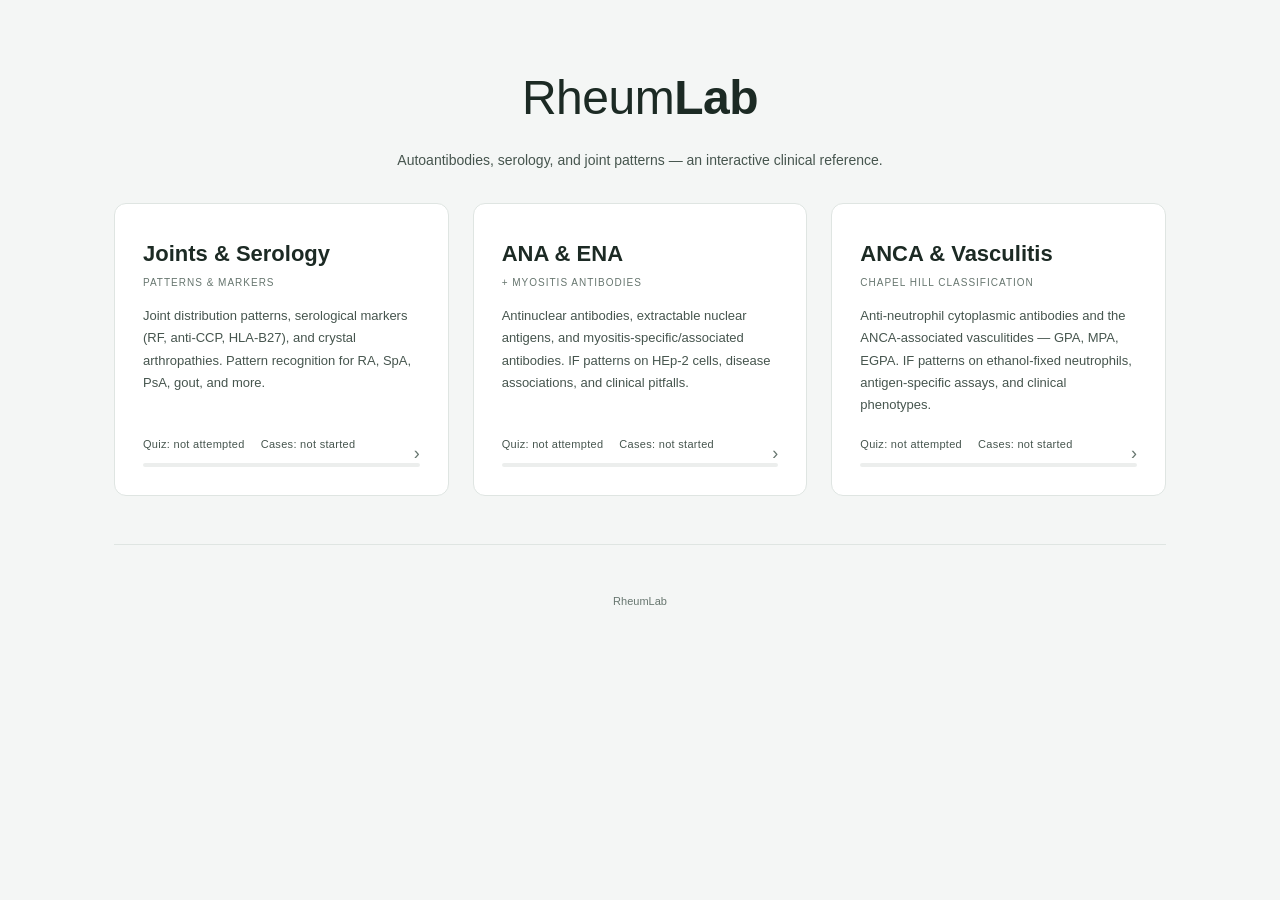
<file: index.html>
<!DOCTYPE html>
<html lang="en">
<head>
<meta charset="UTF-8">
<meta name="viewport" content="width=device-width, initial-scale=1.0">
<title>RheumLab</title>
<meta name="theme-color" content="#006747">
<meta name="apple-mobile-web-app-capable" content="yes">
<meta name="apple-mobile-web-app-status-bar-style" content="black-translucent">
<meta name="apple-mobile-web-app-title" content="RheumLab">
<meta name="mobile-web-app-capable" content="yes">
<link rel="manifest" href="manifest.webmanifest">
<link rel="icon" type="image/svg+xml" href="assets/pwa/icon.svg">
<link rel="icon" type="image/png" sizes="64x64" href="assets/pwa/icon-64.png">
<link rel="apple-touch-icon" sizes="180x180" href="assets/pwa/apple-touch-icon.png">
<link rel="stylesheet" href="css/variables.css">
<link rel="stylesheet" href="css/base.css">
<link rel="stylesheet" href="css/hub.css">
</head>
<body>
<div class="container">

<div class="hero">
  <h1>Rheum<strong>Lab</strong></h1>
  <p>Autoantibodies, serology, and joint patterns — an interactive clinical reference.</p>
</div>

<div class="module-grid" id="module-grid"></div>

<div class="hub-footer">RheumLab</div>

</div>

<script type="module" src="js/hub.js?v=20260307b"></script>
</body>
</html>
</file>
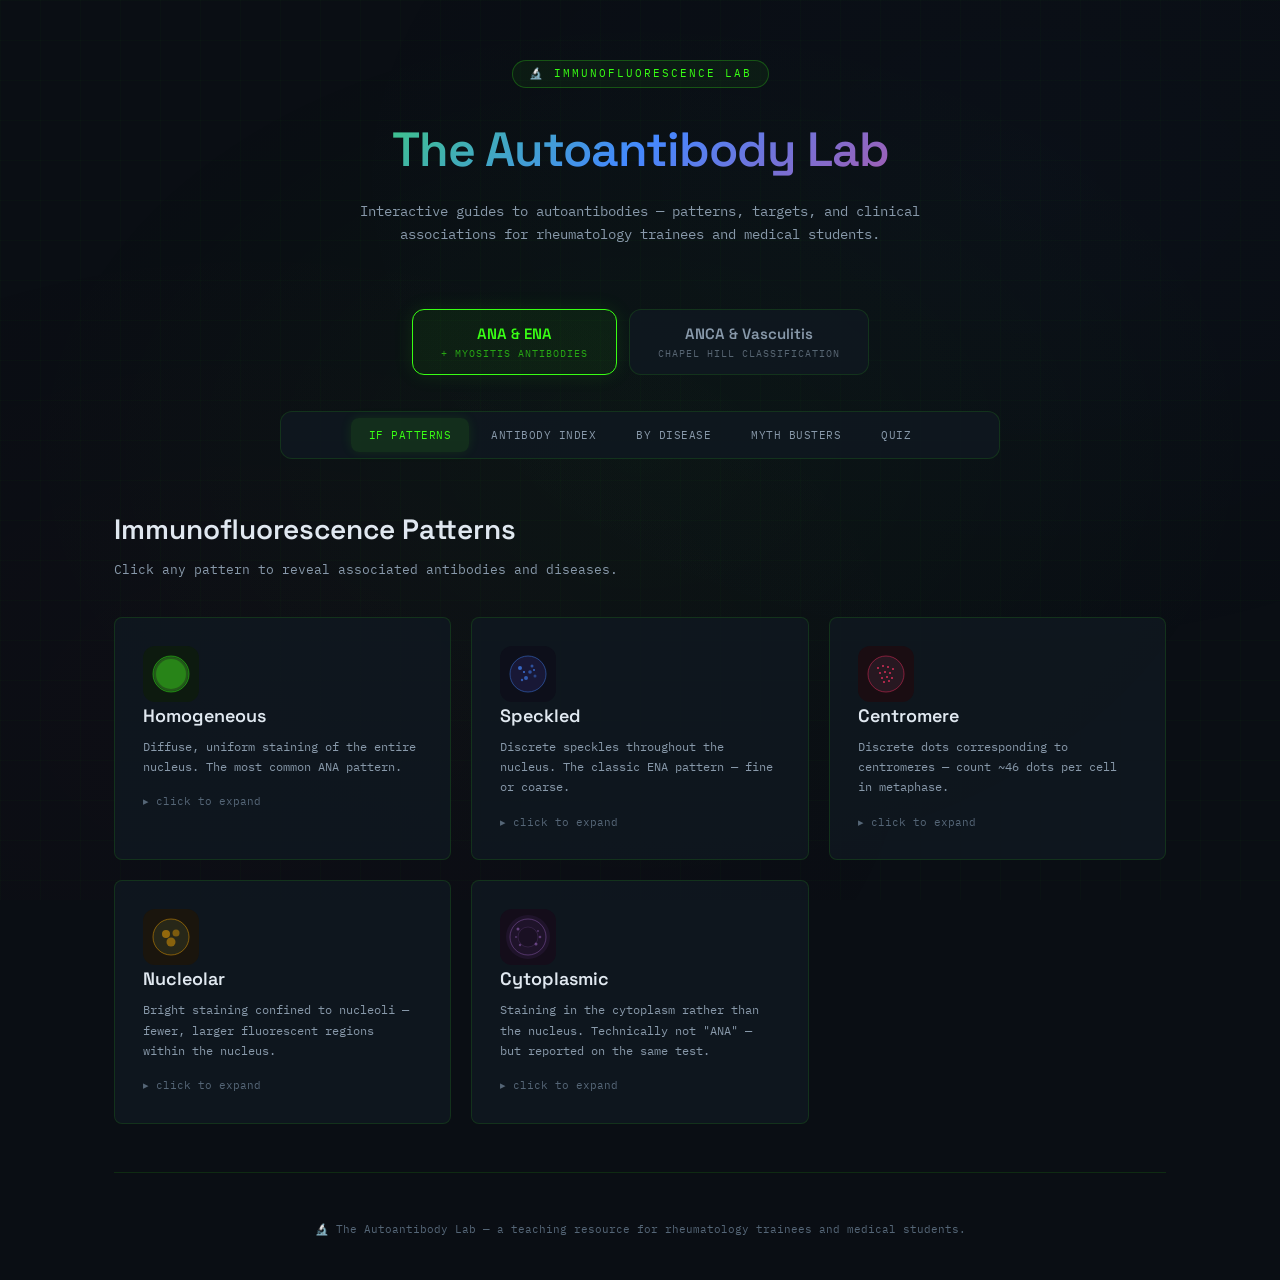
<file: ana-ena-teaching.html>
<!DOCTYPE html>
<html lang="en">
<head>
<meta charset="UTF-8">
<meta name="viewport" content="width=device-width, initial-scale=1.0">
<title>The Autoantibody Lab — Rheumatology Teaching</title>
<style>
  @font-face {
    font-family: 'Space Grotesk';
    src: url('assets/fonts/space-grotesk-300.woff2') format('woff2');
    font-weight: 300;
    font-style: normal;
    font-display: optional;
  }

  @font-face {
    font-family: 'Space Grotesk';
    src: url('assets/fonts/space-grotesk-600.woff2') format('woff2');
    font-weight: 600;
    font-style: normal;
    font-display: optional;
  }

  @font-face {
    font-family: 'IBM Plex Mono';
    src: url('assets/fonts/ibm-plex-mono-400.woff2') format('woff2');
    font-weight: 400;
    font-style: normal;
    font-display: optional;
  }

  @font-face {
    font-family: 'IBM Plex Mono';
    src: url('assets/fonts/ibm-plex-mono-600.woff2') format('woff2');
    font-weight: 600;
    font-style: normal;
    font-display: optional;
  }

  :root {
    --bg-dark: #0a0e14;
    --bg-card: rgba(16, 24, 32, 0.85);
    --bg-card-hover: rgba(20, 32, 44, 0.95);
    --fitc-green: #39ff14;
    --fitc-green-glow: rgba(57, 255, 20, 0.3);
    --dapi-blue: #4488ff;
    --rhodamine-red: #ff3366;
    --amber-warn: #ffaa00;
    --cyan-anca: #00e5ff;
    --text-primary: #e0e8f0;
    --text-secondary: #8899aa;
    --text-muted: #556677;
    --border-subtle: rgba(57, 255, 20, 0.12);
    --border-glow: rgba(57, 255, 20, 0.25);
    --glass: rgba(255,255,255,0.03);
    --radius: 8px;
    --font-mono: 'IBM Plex Mono', 'SFMono-Regular', 'SF Mono', 'Consolas', 'Liberation Mono', monospace;
    --font-display: 'Space Grotesk', 'Avenir Next', 'Segoe UI', sans-serif;
  }
  * { margin:0; padding:0; box-sizing:border-box; }
  body { background:var(--bg-dark); color:var(--text-primary); font-family:var(--font-mono); font-size:14px; line-height:1.6; overflow-x:hidden; }
  body::before { content:''; position:fixed; top:0;left:0;right:0;bottom:0; background:radial-gradient(ellipse at 50% 50%,rgba(57,255,20,0.03) 0%,transparent 70%),radial-gradient(ellipse at 80% 20%,rgba(68,136,255,0.02) 0%,transparent 50%),radial-gradient(ellipse at 20% 80%,rgba(255,51,102,0.02) 0%,transparent 50%); pointer-events:none; z-index:0; }
  body::after { content:''; position:fixed; top:0;left:0;right:0;bottom:0; background-image:linear-gradient(rgba(57,255,20,0.02) 1px,transparent 1px),linear-gradient(90deg,rgba(57,255,20,0.02) 1px,transparent 1px); background-size:40px 40px; pointer-events:none; z-index:0; }
  .container { max-width:1100px; margin:0 auto; padding:0 24px; position:relative; z-index:1; }

  .hero { padding:60px 0 32px; text-align:center; }
  .hero-badge { display:inline-block; padding:4px 16px; border:1px solid var(--border-glow); border-radius:20px; font-size:11px; letter-spacing:2px; text-transform:uppercase; color:var(--fitc-green); margin-bottom:24px; background:rgba(57,255,20,0.05); animation:pulse-glow 3s ease-in-out infinite; }
  @keyframes pulse-glow { 0%,100%{box-shadow:0 0 8px rgba(57,255,20,0.1);} 50%{box-shadow:0 0 20px rgba(57,255,20,0.2);} }
  .hero h1 { font-family:var(--font-display); font-size:clamp(32px,5vw,48px); font-weight:700; letter-spacing:-1px; margin-bottom:12px; background:linear-gradient(135deg,var(--fitc-green) 0%,var(--dapi-blue) 50%,var(--rhodamine-red) 100%); -webkit-background-clip:text; -webkit-text-fill-color:transparent; background-clip:text; }
  .hero p { font-size:14px; color:var(--text-secondary); max-width:620px; margin:0 auto; font-weight:300; }

  .module-switcher { display:flex; justify-content:center; gap:12px; padding:32px 0 8px; flex-wrap:wrap; }
  .module-btn { padding:14px 28px; border:1px solid var(--border-subtle); background:var(--bg-card); color:var(--text-secondary); font-family:var(--font-display); font-size:15px; font-weight:600; cursor:pointer; border-radius:12px; transition:all 0.3s; }
  .module-btn .module-sub { display:block; font-family:var(--font-mono); font-size:10px; font-weight:400; letter-spacing:1px; text-transform:uppercase; margin-top:4px; opacity:0.6; }
  .module-btn:hover { border-color:var(--border-glow); background:var(--bg-card-hover); transform:translateY(-2px); box-shadow:0 6px 24px rgba(0,0,0,0.3); }
  .module-btn.active { border-color:var(--fitc-green); background:rgba(57,255,20,0.06); color:var(--fitc-green); box-shadow:0 0 20px rgba(57,255,20,0.1); }
  .module-btn.active-anca { border-color:var(--cyan-anca); background:rgba(0,229,255,0.06); color:var(--cyan-anca); box-shadow:0 0 20px rgba(0,229,255,0.1); }
  .module-content { display:none; }
  .module-content.active { display:block; }

  .nav-tabs { display:flex; justify-content:center; gap:4px; margin-bottom:48px; margin-top:28px; flex-wrap:wrap; background:var(--bg-card); border-radius:12px; padding:6px; border:1px solid var(--border-subtle); max-width:720px; margin-left:auto; margin-right:auto; }
  .nav-tab { padding:10px 18px; border:none; background:transparent; color:var(--text-secondary); font-family:var(--font-mono); font-size:11px; font-weight:500; cursor:pointer; border-radius:8px; transition:all 0.25s; letter-spacing:0.5px; text-transform:uppercase; }
  .nav-tab:hover { color:var(--text-primary); background:var(--glass); }
  .nav-tab.active { background:rgba(57,255,20,0.1); color:var(--fitc-green); box-shadow:0 0 12px rgba(57,255,20,0.1); }
  .nav-tab.active-anca { background:rgba(0,229,255,0.1); color:var(--cyan-anca); box-shadow:0 0 12px rgba(0,229,255,0.1); }

  .section { display:none; animation:fadeIn 0.4s ease; }
  .section.active { display:block; }
  @keyframes fadeIn { from{opacity:0;transform:translateY(12px);} to{opacity:1;transform:translateY(0);} }
  .section-title { font-family:var(--font-display); font-size:28px; font-weight:600; margin-bottom:8px; }
  .section-subtitle { color:var(--text-secondary); font-size:13px; margin-bottom:36px; font-weight:300; }

  .pattern-grid { display:grid; grid-template-columns:repeat(auto-fill,minmax(300px,1fr)); gap:20px; margin-bottom:48px; }
  .pattern-card { background:var(--bg-card); border:1px solid var(--border-subtle); border-radius:var(--radius); padding:28px; cursor:pointer; transition:all 0.3s; position:relative; overflow:hidden; }
  .pattern-card::before { content:''; position:absolute; top:0;left:0;right:0; height:3px; background:var(--card-accent,var(--fitc-green)); opacity:0; transition:opacity 0.3s; }
  .pattern-card:hover { border-color:var(--border-glow); background:var(--bg-card-hover); transform:translateY(-2px); box-shadow:0 8px 32px rgba(0,0,0,0.3); }
  .pattern-card:hover::before { opacity:1; }
  .pattern-card.expanded { border-color:var(--border-glow); }
  .if-pattern { width:56px; height:56px; border-radius:12px; overflow:hidden; }
  .if-pattern svg { width:100%; height:100%; }
  .pattern-name { font-family:var(--font-display); font-size:18px; font-weight:600; margin-bottom:6px; }
  .pattern-desc { color:var(--text-secondary); font-size:12px; margin-bottom:16px; line-height:1.7; }
  .pattern-detail { display:none; border-top:1px solid var(--border-subtle); padding-top:16px; margin-top:16px; }
  .pattern-card.expanded .pattern-detail { display:block; }
  .expand-hint { font-size:11px; color:var(--text-muted); margin-top:8px; }

  .assoc-tag { display:inline-block; padding:3px 10px; border-radius:4px; font-size:11px; margin:3px 4px 3px 0; font-weight:500; }
  .tag-antibody { background:rgba(57,255,20,0.1); color:var(--fitc-green); border:1px solid rgba(57,255,20,0.2); }
  .tag-disease { background:rgba(68,136,255,0.1); color:var(--dapi-blue); border:1px solid rgba(68,136,255,0.2); }
  .tag-anca { background:rgba(0,229,255,0.1); color:var(--cyan-anca); border:1px solid rgba(0,229,255,0.2); }

  .filter-bar { display:flex; gap:8px; margin-bottom:24px; flex-wrap:wrap; }
  .filter-btn { padding:6px 14px; border:1px solid var(--border-subtle); background:transparent; color:var(--text-secondary); font-family:var(--font-mono); font-size:11px; border-radius:6px; cursor:pointer; transition:all 0.2s; text-transform:uppercase; letter-spacing:0.5px; }
  .filter-btn:hover { border-color:var(--border-glow); color:var(--text-primary); }
  .filter-btn.active { background:rgba(57,255,20,0.1); border-color:var(--fitc-green); color:var(--fitc-green); }

  .ab-table { width:100%; border-collapse:collapse; margin-bottom:48px; }
  .ab-table thead th { text-align:left; padding:12px 16px; font-size:10px; text-transform:uppercase; letter-spacing:1.5px; color:var(--text-muted); border-bottom:1px solid var(--border-subtle); font-weight:600; }
  .ab-table tbody tr { border-bottom:1px solid rgba(255,255,255,0.03); transition:background 0.2s; }
  .ab-table tbody tr:hover { background:rgba(57,255,20,0.03); }
  .ab-table td { padding:14px 16px; font-size:13px; vertical-align:top; }
  .ab-name { font-weight:600; color:var(--fitc-green); white-space:nowrap; }
  .ab-name-anca { font-weight:600; color:var(--cyan-anca); white-space:nowrap; }
  .ab-aka { font-size:11px; color:var(--text-muted); font-weight:300; }
  .ab-category { font-size:10px; padding:2px 8px; border-radius:3px; text-transform:uppercase; letter-spacing:0.5px; font-weight:600; white-space:nowrap; }
  .cat-ena { background:rgba(68,136,255,0.15); color:var(--dapi-blue); }
  .cat-myositis-specific { background:rgba(255,51,102,0.15); color:var(--rhodamine-red); }
  .cat-myositis-associated { background:rgba(255,170,0,0.15); color:var(--amber-warn); }
  .cat-anca-assoc { background:rgba(0,229,255,0.15); color:var(--cyan-anca); }
  .malig-flag { display:inline-flex; align-items:center; gap:4px; background:rgba(255,51,102,0.12); color:var(--rhodamine-red); padding:2px 8px; border-radius:3px; font-size:10px; font-weight:600; border:1px solid rgba(255,51,102,0.25); margin-top:4px; }
  .malig-flag::before { content:'⚠'; }

  .disease-grid { display:grid; grid-template-columns:repeat(auto-fill,minmax(320px,1fr)); gap:20px; margin-bottom:48px; }
  .disease-card { background:var(--bg-card); border:1px solid var(--border-subtle); border-radius:var(--radius); padding:24px; transition:all 0.3s; }
  .disease-card:hover { border-color:var(--border-glow); transform:translateY(-1px); }
  .disease-name { font-family:var(--font-display); font-size:16px; font-weight:600; margin-bottom:4px; color:var(--dapi-blue); }
  .disease-name-anca { font-family:var(--font-display); font-size:16px; font-weight:600; margin-bottom:4px; color:var(--cyan-anca); }
  .disease-aka { font-size:11px; color:var(--text-muted); margin-bottom:14px; }
  .disease-ab-list { list-style:none; padding:0; }
  .disease-ab-list li { padding:6px 0; border-bottom:1px solid rgba(255,255,255,0.03); font-size:12px; display:flex; justify-content:space-between; align-items:center; }
  .disease-ab-list li:last-child { border-bottom:none; }
  .specificity { font-size:10px; padding:2px 6px; border-radius:3px; text-transform:uppercase; letter-spacing:0.5px; }
  .spec-high { background:rgba(57,255,20,0.15); color:var(--fitc-green); }
  .spec-mod { background:rgba(68,136,255,0.15); color:var(--dapi-blue); }
  .spec-assoc { background:rgba(255,170,0,0.1); color:var(--amber-warn); }

  .clinical-features { margin-top:12px; padding-top:12px; border-top:1px solid var(--border-subtle); }
  .clinical-features-label { font-size:10px; text-transform:uppercase; letter-spacing:1px; color:var(--text-muted); margin-bottom:6px; }
  .feature-tag { display:inline-block; padding:2px 8px; border-radius:3px; font-size:10px; margin:2px 3px 2px 0; background:rgba(255,255,255,0.04); color:var(--text-secondary); border:1px solid rgba(255,255,255,0.06); }

  .myth-card { background:var(--bg-card); border:1px solid var(--border-subtle); border-radius:var(--radius); padding:24px; margin-bottom:16px; position:relative; overflow:hidden; }
  .myth-card::before { content:''; position:absolute; left:0;top:0;bottom:0; width:3px; }
  .myth-label { font-size:10px; text-transform:uppercase; letter-spacing:1.5px; font-weight:700; margin-bottom:8px; }
  .myth-card.myth .myth-label { color:var(--rhodamine-red); }
  .myth-card.myth::before { background:var(--rhodamine-red); }
  .myth-card.fact .myth-label { color:var(--fitc-green); }
  .myth-card.fact::before { background:var(--fitc-green); }
  .myth-text { font-family:var(--font-display); font-size:16px; font-weight:500; margin-bottom:12px; }
  .myth-explanation { font-size:13px; color:var(--text-secondary); line-height:1.7; }

  .quiz-header { display:flex; justify-content:space-between; align-items:center; margin-bottom:32px; flex-wrap:wrap; gap:16px; }
  .quiz-score { font-family:var(--font-display); font-size:14px; color:var(--text-secondary); }
  .quiz-score span { color:var(--fitc-green); font-weight:700; font-size:20px; }
  .quiz-controls { display:flex; gap:8px; flex-wrap:wrap; }
  .quiz-mode-btn { padding:8px 16px; border:1px solid var(--border-subtle); background:transparent; color:var(--text-secondary); font-family:var(--font-mono); font-size:11px; border-radius:6px; cursor:pointer; transition:all 0.2s; text-transform:uppercase; letter-spacing:0.5px; }
  .quiz-mode-btn.active { background:rgba(57,255,20,0.1); border-color:var(--fitc-green); color:var(--fitc-green); }
  .quiz-card { background:var(--bg-card); border:1px solid var(--border-subtle); border-radius:var(--radius); padding:32px; margin-bottom:24px; }
  .quiz-q-number { font-size:10px; text-transform:uppercase; letter-spacing:2px; color:var(--text-muted); margin-bottom:12px; }
  .quiz-q-type { display:inline-block; padding:2px 8px; border-radius:3px; font-size:10px; text-transform:uppercase; letter-spacing:0.5px; margin-left:8px; }
  .type-vignette { background:rgba(68,136,255,0.15); color:var(--dapi-blue); }
  .type-tf { background:rgba(255,170,0,0.15); color:var(--amber-warn); }
  .quiz-question { font-family:var(--font-display); font-size:17px; font-weight:500; margin-bottom:24px; line-height:1.6; }
  .quiz-options { display:flex; flex-direction:column; gap:10px; margin-bottom:20px; }
  .quiz-option { padding:14px 18px; border:1px solid var(--border-subtle); border-radius:6px; background:transparent; color:var(--text-primary); font-family:var(--font-mono); font-size:13px; text-align:left; cursor:pointer; transition:all 0.2s; display:flex; align-items:flex-start; gap:12px; }
  .quiz-option:hover:not(.answered) { border-color:var(--border-glow); background:rgba(57,255,20,0.03); }
  .quiz-option .opt-letter { display:inline-flex; align-items:center; justify-content:center; width:24px; height:24px; border-radius:50%; border:1px solid var(--border-subtle); font-size:11px; font-weight:600; flex-shrink:0; transition:all 0.2s; }
  .quiz-option:hover:not(.answered) .opt-letter { border-color:var(--fitc-green); color:var(--fitc-green); }
  .quiz-option.correct { border-color:var(--fitc-green); background:rgba(57,255,20,0.08); }
  .quiz-option.correct .opt-letter { background:var(--fitc-green); color:var(--bg-dark); border-color:var(--fitc-green); }
  .quiz-option.incorrect { border-color:var(--rhodamine-red); background:rgba(255,51,102,0.08); }
  .quiz-option.incorrect .opt-letter { background:var(--rhodamine-red); color:white; border-color:var(--rhodamine-red); }
  .quiz-option.answered { cursor:default; }
  .quiz-explanation { display:none; padding:16px; background:rgba(57,255,20,0.04); border:1px solid var(--border-subtle); border-radius:6px; margin-top:16px; font-size:13px; color:var(--text-secondary); line-height:1.7; }
  .quiz-explanation.visible { display:block; }
  .quiz-explanation strong { color:var(--fitc-green); }
  .quiz-nav { display:flex; justify-content:space-between; margin-top:32px; }
  .quiz-btn { padding:10px 24px; border:1px solid var(--border-glow); background:transparent; color:var(--fitc-green); font-family:var(--font-mono); font-size:12px; border-radius:6px; cursor:pointer; transition:all 0.2s; text-transform:uppercase; letter-spacing:1px; }
  .quiz-btn:hover { background:rgba(57,255,20,0.1); box-shadow:0 0 16px rgba(57,255,20,0.15); }
  .quiz-btn:disabled { opacity:0.3; cursor:not-allowed; }
  .quiz-btn.primary { background:rgba(57,255,20,0.1); }
  .quiz-progress { display:flex; gap:6px; margin-bottom:32px; flex-wrap:wrap; }
  .progress-dot { width:10px; height:10px; border-radius:50%; border:1px solid var(--border-subtle); transition:all 0.3s; cursor:pointer; }
  .progress-dot.current { border-color:var(--fitc-green); box-shadow:0 0 8px var(--fitc-green-glow); }
  .progress-dot.correct { background:var(--fitc-green); border-color:var(--fitc-green); }
  .progress-dot.incorrect { background:var(--rhodamine-red); border-color:var(--rhodamine-red); }

  .info-box { background:var(--bg-card); border:1px solid rgba(0,229,255,0.15); border-radius:var(--radius); padding:20px 24px; margin-bottom:48px; }
  .info-box-label { font-size:11px; text-transform:uppercase; letter-spacing:1.5px; color:var(--cyan-anca); font-weight:600; margin-bottom:8px; }
  .info-box-text { font-size:13px; color:var(--text-secondary); line-height:1.7; }
  .info-box-text strong { color:var(--text-primary); }

  .footnote { text-align:center; padding:48px 0; font-size:11px; color:var(--text-muted); border-top:1px solid var(--border-subtle); margin-top:48px; }

  @media (max-width:600px) {
    .container{padding:0 16px;} .hero{padding:40px 0 20px;} .pattern-grid,.disease-grid{grid-template-columns:1fr;} .ab-table{font-size:12px;} .ab-table td,.ab-table th{padding:10px 8px;} .quiz-card{padding:20px;} .nav-tab{padding:8px 10px;font-size:10px;} .module-btn{padding:10px 18px;font-size:13px;}
  }
  ::-webkit-scrollbar{width:6px;} ::-webkit-scrollbar-track{background:var(--bg-dark);} ::-webkit-scrollbar-thumb{background:var(--border-subtle);border-radius:3px;} ::-webkit-scrollbar-thumb:hover{background:var(--border-glow);}
</style>
</head>
<body>
<div class="container">

<div class="hero">
  <div class="hero-badge">🔬 Immunofluorescence Lab</div>
  <h1>The Autoantibody Lab</h1>
  <p>Interactive guides to autoantibodies — patterns, targets, and clinical associations for rheumatology trainees and medical students.</p>
</div>

<div class="module-switcher">
  <button class="module-btn active" onclick="switchModule('ana',this)">ANA &amp; ENA<span class="module-sub">+ Myositis Antibodies</span></button>
  <button class="module-btn" onclick="switchModule('anca',this)">ANCA &amp; Vasculitis<span class="module-sub">Chapel Hill Classification</span></button>
</div>

<!-- ══════════════ ANA MODULE ══════════════ -->
<div class="module-content active" id="module-ana">
  <div class="nav-tabs">
    <button class="nav-tab active" data-module="ana" data-tab="ana-patterns">IF Patterns</button>
    <button class="nav-tab" data-module="ana" data-tab="ana-antibodies">Antibody Index</button>
    <button class="nav-tab" data-module="ana" data-tab="ana-diseases">By Disease</button>
    <button class="nav-tab" data-module="ana" data-tab="ana-myths">Myth Busters</button>
    <button class="nav-tab" data-module="ana" data-tab="ana-quiz">Quiz</button>
  </div>

  <div class="section active" id="sec-ana-patterns">
    <div class="section-title">Immunofluorescence Patterns</div>
    <div class="section-subtitle">Click any pattern to reveal associated antibodies and diseases.</div>
    <div class="pattern-grid">
      <div class="pattern-card" style="--card-accent:var(--fitc-green)" onclick="toggleCard(this)">
        <div class="if-pattern"><svg viewBox="0 0 56 56"><rect width="56" height="56" fill="#0d1a0f"/><circle cx="28" cy="28" r="18" fill="#1a4a1a" stroke="#39ff14" stroke-width="0.5" opacity="0.9"/><circle cx="28" cy="28" r="17" fill="#2a6a1a" opacity="0.6"/><circle cx="28" cy="28" r="15" fill="#39ff14" opacity="0.25"/></svg></div>
        <div class="pattern-name">Homogeneous</div>
        <div class="pattern-desc">Diffuse, uniform staining of the entire nucleus. The most common ANA pattern.</div>
        <div class="expand-hint">▸ click to expand</div>
        <div class="pattern-detail">
          <div style="margin-bottom:8px;font-size:11px;color:var(--text-muted);text-transform:uppercase;letter-spacing:1px;">Associated Antibodies</div>
          <span class="assoc-tag tag-antibody">Anti-dsDNA</span><span class="assoc-tag tag-antibody">Anti-histone</span>
          <div style="margin-top:14px;margin-bottom:8px;font-size:11px;color:var(--text-muted);text-transform:uppercase;letter-spacing:1px;">Think of</div>
          <span class="assoc-tag tag-disease">SLE</span><span class="assoc-tag tag-disease">Drug-induced lupus</span>
        </div>
      </div>
      <div class="pattern-card" style="--card-accent:var(--dapi-blue)" onclick="toggleCard(this)">
        <div class="if-pattern"><svg viewBox="0 0 56 56"><rect width="56" height="56" fill="#0d0f1a"/><circle cx="28" cy="28" r="18" fill="#1a1a3a" stroke="#4488ff" stroke-width="0.5" opacity="0.9"/><circle cx="20" cy="22" r="2" fill="#4488ff" opacity="0.7"/><circle cx="32" cy="20" r="1.5" fill="#4488ff" opacity="0.5"/><circle cx="26" cy="32" r="2" fill="#4488ff" opacity="0.6"/><circle cx="35" cy="30" r="1.5" fill="#4488ff" opacity="0.4"/><circle cx="24" cy="26" r="1" fill="#4488ff" opacity="0.8"/><circle cx="30" cy="26" r="1.8" fill="#4488ff" opacity="0.5"/><circle cx="22" cy="34" r="1.2" fill="#4488ff" opacity="0.6"/><circle cx="34" cy="24" r="1" fill="#4488ff" opacity="0.7"/></svg></div>
        <div class="pattern-name">Speckled</div>
        <div class="pattern-desc">Discrete speckles throughout the nucleus. The classic ENA pattern — fine or coarse.</div>
        <div class="expand-hint">▸ click to expand</div>
        <div class="pattern-detail">
          <div style="margin-bottom:8px;font-size:11px;color:var(--text-muted);text-transform:uppercase;letter-spacing:1px;">Associated Antibodies</div>
          <span class="assoc-tag tag-antibody">Anti-Sm</span><span class="assoc-tag tag-antibody">Anti-RNP</span><span class="assoc-tag tag-antibody">Anti-Ro (SSA)</span><span class="assoc-tag tag-antibody">Anti-La (SSB)</span>
          <div style="margin-top:14px;margin-bottom:8px;font-size:11px;color:var(--text-muted);text-transform:uppercase;letter-spacing:1px;">Think of</div>
          <span class="assoc-tag tag-disease">SLE</span><span class="assoc-tag tag-disease">Sjögren's</span><span class="assoc-tag tag-disease">MCTD</span>
        </div>
      </div>
      <div class="pattern-card" style="--card-accent:var(--rhodamine-red)" onclick="toggleCard(this)">
        <div class="if-pattern"><svg viewBox="0 0 56 56"><rect width="56" height="56" fill="#1a0d12"/><circle cx="28" cy="28" r="18" fill="#2a1a24" stroke="#ff3366" stroke-width="0.5" opacity="0.9"/><circle cx="20" cy="22" r="1" fill="#ff3366" opacity="0.8"/><circle cx="25" cy="20" r="1" fill="#ff3366" opacity="0.8"/><circle cx="30" cy="21" r="1" fill="#ff3366" opacity="0.8"/><circle cx="35" cy="23" r="1" fill="#ff3366" opacity="0.8"/><circle cx="22" cy="27" r="1" fill="#ff3366" opacity="0.8"/><circle cx="27" cy="26" r="1" fill="#ff3366" opacity="0.8"/><circle cx="32" cy="27" r="1" fill="#ff3366" opacity="0.8"/><circle cx="24" cy="32" r="1" fill="#ff3366" opacity="0.8"/><circle cx="29" cy="31" r="1" fill="#ff3366" opacity="0.8"/><circle cx="34" cy="32" r="1" fill="#ff3366" opacity="0.8"/><circle cx="26" cy="36" r="1" fill="#ff3366" opacity="0.8"/><circle cx="31" cy="35" r="1" fill="#ff3366" opacity="0.8"/></svg></div>
        <div class="pattern-name">Centromere</div>
        <div class="pattern-desc">Discrete dots corresponding to centromeres — count ~46 dots per cell in metaphase.</div>
        <div class="expand-hint">▸ click to expand</div>
        <div class="pattern-detail">
          <div style="margin-bottom:8px;font-size:11px;color:var(--text-muted);text-transform:uppercase;letter-spacing:1px;">Associated Antibodies</div>
          <span class="assoc-tag tag-antibody">Anti-centromere (CENP-B)</span>
          <div style="margin-top:14px;margin-bottom:8px;font-size:11px;color:var(--text-muted);text-transform:uppercase;letter-spacing:1px;">Think of</div>
          <span class="assoc-tag tag-disease">Limited cutaneous SSc (CREST)</span><span class="assoc-tag tag-disease">Primary biliary cholangitis</span>
        </div>
      </div>
      <div class="pattern-card" style="--card-accent:var(--amber-warn)" onclick="toggleCard(this)">
        <div class="if-pattern"><svg viewBox="0 0 56 56"><rect width="56" height="56" fill="#1a150d"/><circle cx="28" cy="28" r="18" fill="#2a2a1a" stroke="#ffaa00" stroke-width="0.5" opacity="0.9"/><circle cx="23" cy="25" r="4" fill="#ffaa00" opacity="0.5"/><circle cx="33" cy="24" r="3.5" fill="#ffaa00" opacity="0.4"/><circle cx="28" cy="33" r="4.5" fill="#ffaa00" opacity="0.45"/></svg></div>
        <div class="pattern-name">Nucleolar</div>
        <div class="pattern-desc">Bright staining confined to nucleoli — fewer, larger fluorescent regions within the nucleus.</div>
        <div class="expand-hint">▸ click to expand</div>
        <div class="pattern-detail">
          <div style="margin-bottom:8px;font-size:11px;color:var(--text-muted);text-transform:uppercase;letter-spacing:1px;">Associated Antibodies</div>
          <span class="assoc-tag tag-antibody">Anti-Scl-70</span><span class="assoc-tag tag-antibody">Anti-PM-Scl</span><span class="assoc-tag tag-antibody">Anti-fibrillarin</span><span class="assoc-tag tag-antibody">Anti-RNA Pol III</span>
          <div style="margin-top:14px;margin-bottom:8px;font-size:11px;color:var(--text-muted);text-transform:uppercase;letter-spacing:1px;">Think of</div>
          <span class="assoc-tag tag-disease">Diffuse cutaneous SSc</span><span class="assoc-tag tag-disease">Scleroderma-myositis overlap</span>
        </div>
      </div>
      <div class="pattern-card" style="--card-accent:#cc88ff" onclick="toggleCard(this)">
        <div class="if-pattern"><svg viewBox="0 0 56 56"><rect width="56" height="56" fill="#140d1a"/><circle cx="28" cy="28" r="22" fill="#2a1a3a" opacity="0.5"/><circle cx="28" cy="28" r="18" fill="none" stroke="#cc88ff" stroke-width="0.5" opacity="0.6"/><circle cx="28" cy="28" r="10" fill="#140d1a" stroke="#cc88ff" stroke-width="0.3" opacity="0.4"/><circle cx="18" cy="20" r="1.5" fill="#cc88ff" opacity="0.4"/><circle cx="38" cy="22" r="1" fill="#cc88ff" opacity="0.3"/><circle cx="20" cy="36" r="1.2" fill="#cc88ff" opacity="0.35"/><circle cx="36" cy="35" r="1.5" fill="#cc88ff" opacity="0.4"/><circle cx="16" cy="28" r="1" fill="#cc88ff" opacity="0.3"/><circle cx="40" cy="28" r="1.3" fill="#cc88ff" opacity="0.35"/></svg></div>
        <div class="pattern-name">Cytoplasmic</div>
        <div class="pattern-desc">Staining in the cytoplasm rather than the nucleus. Technically not "ANA" — but reported on the same test.</div>
        <div class="expand-hint">▸ click to expand</div>
        <div class="pattern-detail">
          <div style="margin-bottom:8px;font-size:11px;color:var(--text-muted);text-transform:uppercase;letter-spacing:1px;">Associated Antibodies</div>
          <span class="assoc-tag tag-antibody">Anti-Jo-1</span><span class="assoc-tag tag-antibody">Anti-SRP</span><span class="assoc-tag tag-antibody">Anti-ribosomal P</span><span class="assoc-tag tag-antibody">Anti-mitochondrial</span>
          <div style="margin-top:14px;margin-bottom:8px;font-size:11px;color:var(--text-muted);text-transform:uppercase;letter-spacing:1px;">Think of</div>
          <span class="assoc-tag tag-disease">Antisynthetase syndrome</span><span class="assoc-tag tag-disease">SLE (neuropsychiatric)</span><span class="assoc-tag tag-disease">PBC</span>
        </div>
      </div>
    </div>
  </div>

  <div class="section" id="sec-ana-antibodies">
    <div class="section-title">Antibody Index</div>
    <div class="section-subtitle">Filter by category.</div>
    <div class="filter-bar" id="anaFilterBar">
      <button class="filter-btn active" data-filter="all">All</button>
      <button class="filter-btn" data-filter="ena">ENA / Core</button>
      <button class="filter-btn" data-filter="msa">Myositis-Specific</button>
      <button class="filter-btn" data-filter="maa">Myositis-Associated</button>
    </div>
    <table class="ab-table"><thead><tr><th>Antibody</th><th>Category</th><th>Key Associations</th><th>Clinical Notes</th></tr></thead><tbody id="anaAbTableBody"></tbody></table>
  </div>

  <div class="section" id="sec-ana-diseases">
    <div class="section-title">Disease → Antibody Map</div>
    <div class="section-subtitle">Which antibodies to expect with each condition.</div>
    <div class="disease-grid" id="anaDiseaseGrid"></div>
  </div>

  <div class="section" id="sec-ana-myths">
    <div class="section-title">Myth Busters</div>
    <div class="section-subtitle">Common misconceptions about ANA and ENA testing.</div>
    <div id="anaMythsContainer"></div>
  </div>

  <div class="section" id="sec-ana-quiz">
    <div class="section-title">Test Yourself — ANA &amp; ENA</div>
    <div class="section-subtitle">Clinical vignettes and true/false questions.</div>
    <div class="quiz-header">
      <div class="quiz-score">Score: <span id="anaQuizScore">0</span> / <span id="anaQuizTotal">0</span></div>
      <div class="quiz-controls">
        <button class="quiz-mode-btn active" data-mode="all" onclick="setQuizMode('ana','all')">All</button>
        <button class="quiz-mode-btn" data-mode="vignette" onclick="setQuizMode('ana','vignette')">Vignettes</button>
        <button class="quiz-mode-btn" data-mode="tf" onclick="setQuizMode('ana','tf')">True/False</button>
        <button class="quiz-btn" onclick="resetQuiz('ana')" style="margin-left:8px;">Reset</button>
      </div>
    </div>
    <div class="quiz-progress" id="anaQuizProgress"></div>
    <div id="anaQuizContainer"></div>
    <div class="quiz-nav">
      <button class="quiz-btn" id="anaPrevBtn" onclick="navQuiz('ana',-1)" disabled>◂ Prev</button>
      <button class="quiz-btn primary" id="anaNextBtn" onclick="navQuiz('ana',1)">Next ▸</button>
    </div>
  </div>
</div>

<!-- ══════════════ ANCA MODULE ══════════════ -->
<div class="module-content" id="module-anca">
  <div class="nav-tabs">
    <button class="nav-tab active-anca" data-module="anca" data-tab="anca-patterns">IF Patterns</button>
    <button class="nav-tab" data-module="anca" data-tab="anca-antibodies">Antibody Index</button>
    <button class="nav-tab" data-module="anca" data-tab="anca-diseases">By Disease</button>
    <button class="nav-tab" data-module="anca" data-tab="anca-myths">Myth Busters</button>
    <button class="nav-tab" data-module="anca" data-tab="anca-quiz">Quiz</button>
  </div>

  <div class="section active" id="sec-anca-patterns">
    <div class="section-title" style="color:var(--cyan-anca)">ANCA Immunofluorescence Patterns</div>
    <div class="section-subtitle">Ethanol-fixed neutrophils — the substrate for ANCA IF. Click to expand.</div>
    <div class="pattern-grid">
      <div class="pattern-card" style="--card-accent:var(--cyan-anca)" onclick="toggleCard(this)">
        <div class="if-pattern"><svg viewBox="0 0 56 56"><rect width="56" height="56" fill="#0a1214"/><circle cx="28" cy="28" r="20" fill="#0d2228" stroke="#00e5ff" stroke-width="0.4" opacity="0.8"/><circle cx="28" cy="28" r="8" fill="#0a1214" opacity="0.7"/><circle cx="20" cy="22" r="2.5" fill="#00e5ff" opacity="0.35"/><circle cx="36" cy="22" r="2" fill="#00e5ff" opacity="0.3"/><circle cx="20" cy="34" r="2" fill="#00e5ff" opacity="0.3"/><circle cx="36" cy="34" r="2.5" fill="#00e5ff" opacity="0.35"/><circle cx="28" cy="18" r="1.8" fill="#00e5ff" opacity="0.25"/><circle cx="28" cy="38" r="1.8" fill="#00e5ff" opacity="0.25"/><circle cx="17" cy="28" r="1.5" fill="#00e5ff" opacity="0.3"/><circle cx="39" cy="28" r="1.5" fill="#00e5ff" opacity="0.3"/><circle cx="23" cy="26" r="1.8" fill="#00e5ff" opacity="0.4"/><circle cx="33" cy="30" r="1.8" fill="#00e5ff" opacity="0.4"/></svg></div>
        <div class="pattern-name" style="color:var(--cyan-anca)">c-ANCA (Cytoplasmic)</div>
        <div class="pattern-desc">Diffuse, granular staining of the neutrophil cytoplasm with central interlobular accentuation. Nucleus remains unstained.</div>
        <div class="expand-hint">▸ click to expand</div>
        <div class="pattern-detail">
          <div style="margin-bottom:8px;font-size:11px;color:var(--text-muted);text-transform:uppercase;letter-spacing:1px;">Target Antigen</div>
          <span class="assoc-tag tag-anca">PR3 (Proteinase-3)</span>
          <div style="margin-top:14px;margin-bottom:8px;font-size:11px;color:var(--text-muted);text-transform:uppercase;letter-spacing:1px;">Think of</div>
          <span class="assoc-tag tag-disease">GPA (Granulomatosis with Polyangiitis)</span>
          <div style="margin-top:10px;font-size:12px;color:var(--text-secondary);line-height:1.7;">c-ANCA/PR3 is ~90% specific for GPA when IF pattern AND ELISA are concordant. Always confirm IF with antigen-specific testing.</div>
        </div>
      </div>
      <div class="pattern-card" style="--card-accent:var(--amber-warn)" onclick="toggleCard(this)">
        <div class="if-pattern"><svg viewBox="0 0 56 56"><rect width="56" height="56" fill="#0a1214"/><circle cx="28" cy="28" r="20" fill="#0d2228" stroke="#ffaa00" stroke-width="0.3" opacity="0.6"/><circle cx="28" cy="28" r="10" fill="#1a150d" stroke="#ffaa00" stroke-width="2.5" opacity="0.5"/><circle cx="28" cy="28" r="8" fill="#ffaa00" opacity="0.15"/><circle cx="28" cy="28" r="6" fill="#1a150d" opacity="0.6"/></svg></div>
        <div class="pattern-name" style="color:var(--amber-warn)">p-ANCA (Perinuclear)</div>
        <div class="pattern-desc">Staining concentrated around the nucleus. Artefact of ethanol fixation — MPO migrates to the nuclear membrane.</div>
        <div class="expand-hint">▸ click to expand</div>
        <div class="pattern-detail">
          <div style="margin-bottom:8px;font-size:11px;color:var(--text-muted);text-transform:uppercase;letter-spacing:1px;">Target Antigen</div>
          <span class="assoc-tag tag-anca">MPO (Myeloperoxidase)</span>
          <div style="margin-top:14px;margin-bottom:8px;font-size:11px;color:var(--text-muted);text-transform:uppercase;letter-spacing:1px;">Think of</div>
          <span class="assoc-tag tag-disease">MPA</span><span class="assoc-tag tag-disease">EGPA</span><span class="assoc-tag tag-disease">Pauci-immune GN</span>
          <div style="margin-top:10px;font-size:12px;color:var(--text-secondary);line-height:1.7;">p-ANCA/MPO = hallmark of MPA. Also ~40% EGPA. NB: p-ANCA on IF can be caused by non-vasculitis antibodies (anti-lactoferrin in IBD) — always confirm with MPO ELISA.</div>
        </div>
      </div>
      <div class="pattern-card" style="--card-accent:var(--rhodamine-red)" onclick="toggleCard(this)">
        <div class="if-pattern"><svg viewBox="0 0 56 56"><rect width="56" height="56" fill="#0a1214"/><circle cx="28" cy="28" r="20" fill="#1a1218" stroke="#ff3366" stroke-width="0.3" opacity="0.6"/><circle cx="28" cy="28" r="10" fill="none" stroke="#ff3366" stroke-width="0.8" opacity="0.3" stroke-dasharray="2,2"/><circle cx="22" cy="24" r="2" fill="#ff3366" opacity="0.25"/><circle cx="34" cy="24" r="1.5" fill="#ff3366" opacity="0.2"/><circle cx="28" cy="34" r="1.8" fill="#ff3366" opacity="0.2"/><circle cx="28" cy="22" r="1.2" fill="#ff3366" opacity="0.3"/></svg></div>
        <div class="pattern-name" style="color:var(--rhodamine-red)">Atypical ANCA (x-ANCA)</div>
        <div class="pattern-desc">Neither classic c-ANCA nor p-ANCA. Flat, diffuse or mixed — typically PR3/MPO ELISA negative.</div>
        <div class="expand-hint">▸ click to expand</div>
        <div class="pattern-detail">
          <div style="margin-bottom:8px;font-size:11px;color:var(--text-muted);text-transform:uppercase;letter-spacing:1px;">Target Antigens</div>
          <span class="assoc-tag" style="background:rgba(255,51,102,0.1);color:var(--rhodamine-red);border:1px solid rgba(255,51,102,0.2);">Lactoferrin, BPI, elastase, cathepsin G</span>
          <div style="margin-top:14px;margin-bottom:8px;font-size:11px;color:var(--text-muted);text-transform:uppercase;letter-spacing:1px;">Think of</div>
          <span class="assoc-tag tag-disease">IBD (especially UC)</span><span class="assoc-tag tag-disease">PSC</span><span class="assoc-tag tag-disease">Autoimmune hepatitis</span>
          <div style="margin-top:10px;font-size:12px;color:var(--text-secondary);line-height:1.7;">NOT associated with primary vasculitis. Common trap — positive ANCA in IBD/liver disease ≠ vasculitis. PR3/MPO will be negative.</div>
        </div>
      </div>
    </div>
    <div class="info-box">
      <div class="info-box-label">⚡ Key Testing Principle</div>
      <div class="info-box-text">International guidelines (2017 revised consensus) now recommend <strong>antigen-specific immunoassays (PR3/MPO ELISA) as the primary screening method</strong> for AAV, rather than IF alone. IF + ELISA together gives the best sensitivity and specificity. A positive IF with negative PR3/MPO should prompt consideration of alternative diagnoses.</div>
    </div>
  </div>

  <div class="section" id="sec-anca-antibodies">
    <div class="section-title" style="color:var(--cyan-anca)">ANCA Antibody Index</div>
    <div class="section-subtitle">All ANCA-associated antibodies and their clinical significance.</div>
    <table class="ab-table"><thead><tr><th>Antibody</th><th>IF Pattern</th><th>Key Associations</th><th>Clinical Notes</th></tr></thead><tbody id="ancaAbTableBody"></tbody></table>
  </div>

  <div class="section" id="sec-anca-diseases">
    <div class="section-title" style="color:var(--cyan-anca)">Disease → Antibody &amp; Features</div>
    <div class="section-subtitle">Chapel Hill 2012 classification — the AAV spectrum and mimics.</div>
    <div class="disease-grid" id="ancaDiseaseGrid"></div>
  </div>

  <div class="section" id="sec-anca-myths">
    <div class="section-title" style="color:var(--cyan-anca)">Myth Busters</div>
    <div class="section-subtitle">Common misconceptions about ANCA and vasculitis.</div>
    <div id="ancaMythsContainer"></div>
  </div>

  <div class="section" id="sec-anca-quiz">
    <div class="section-title" style="color:var(--cyan-anca)">Test Yourself — ANCA &amp; Vasculitis</div>
    <div class="section-subtitle">Clinical vignettes and true/false questions.</div>
    <div class="quiz-header">
      <div class="quiz-score">Score: <span id="ancaQuizScore">0</span> / <span id="ancaQuizTotal">0</span></div>
      <div class="quiz-controls">
        <button class="quiz-mode-btn active" data-mode="all" onclick="setQuizMode('anca','all')">All</button>
        <button class="quiz-mode-btn" data-mode="vignette" onclick="setQuizMode('anca','vignette')">Vignettes</button>
        <button class="quiz-mode-btn" data-mode="tf" onclick="setQuizMode('anca','tf')">True/False</button>
        <button class="quiz-btn" onclick="resetQuiz('anca')" style="margin-left:8px;">Reset</button>
      </div>
    </div>
    <div class="quiz-progress" id="ancaQuizProgress"></div>
    <div id="ancaQuizContainer"></div>
    <div class="quiz-nav">
      <button class="quiz-btn" id="ancaPrevBtn" onclick="navQuiz('anca',-1)" disabled>◂ Prev</button>
      <button class="quiz-btn primary" id="ancaNextBtn" onclick="navQuiz('anca',1)">Next ▸</button>
    </div>
  </div>
</div>

<div class="footnote">🔬 The Autoantibody Lab — a teaching resource for rheumatology trainees and medical students.</div>
</div>

<script>
// ═══════════════ ANA DATA ═══════════════
const anaAntibodies = [
  {name:"Anti-dsDNA",aka:"",cat:"ena",diseases:["SLE"],notes:"Highly specific for SLE. Titres correlate with activity, especially nephritis. Homogeneous pattern.",malig:false},
  {name:"Anti-Sm",aka:"Smith",cat:"ena",diseases:["SLE"],notes:"Most specific for SLE (~99%) but low sensitivity (~30%). Does not correlate with activity.",malig:false},
  {name:"Anti-RNP",aka:"U1-RNP",cat:"ena",diseases:["MCTD","SLE"],notes:"High titres in isolation = hallmark of MCTD. Also SLE with other antibodies.",malig:false},
  {name:"Anti-Ro",aka:"SSA",cat:"ena",diseases:["Sjögren's","SLE","Neonatal lupus"],notes:"Can be positive with NEGATIVE ANA. Congenital heart block. Subtypes: Ro52 and Ro60.",malig:false},
  {name:"Anti-La",aka:"SSB",cat:"ena",diseases:["Sjögren's"],notes:"Almost always with anti-Ro. Rarely alone. May confer lower nephritis risk.",malig:false},
  {name:"Anti-Scl-70",aka:"Topoisomerase I",cat:"ena",diseases:["Diffuse cutaneous SSc"],notes:"Diffuse skin + ILD in scleroderma. Nucleolar pattern.",malig:false},
  {name:"Anti-centromere",aka:"CENP-B",cat:"ena",diseases:["Limited cutaneous SSc","PBC"],notes:"Discrete dot pattern. Limited skin, PAH, better prognosis in SSc.",malig:false},
  {name:"Anti-histone",aka:"",cat:"ena",diseases:["Drug-induced lupus","SLE"],notes:">95% drug-induced lupus. Also ~70% idiopathic SLE.",malig:false},
  {name:"Anti-ribosomal P",aka:"",cat:"ena",diseases:["SLE (neuropsychiatric)"],notes:"Neuropsychiatric lupus — psychosis, depression. Cytoplasmic pattern.",malig:false},
  {name:"Anti-RNA Pol III",aka:"RNA Polymerase III",cat:"ena",diseases:["Diffuse cutaneous SSc"],notes:"Rapidly progressive skin + scleroderma renal crisis. Screen for malignancy.",malig:false},
  {name:"Anti-Jo-1",aka:"Histidyl-tRNA synthetase",cat:"msa",diseases:["Antisynthetase syndrome"],notes:"Most common antisynthetase. Triad: myositis, ILD, mechanic's hands.",malig:false},
  {name:"Anti-Mi-2",aka:"",cat:"msa",diseases:["Dermatomyositis"],notes:"Classic DM, good prognosis, strong cutaneous features, good treatment response.",malig:false},
  {name:"Anti-MDA5",aka:"CADM-140",cat:"msa",diseases:["Amyopathic DM"],notes:"Amyopathic DM. HIGH RISK rapidly progressive ILD. Skin ulceration, palmar papules.",malig:false},
  {name:"Anti-SRP",aka:"Signal Recognition Particle",cat:"msa",diseases:["IMNM"],notes:"Severe necrotising myopathy, very high CK. Poor response to standard IS.",malig:false},
  {name:"Anti-NXP2",aka:"MJ, p140",cat:"msa",diseases:["Dermatomyositis"],notes:"Calcinosis (especially juvenile DM). Significant malignancy risk in adults.",malig:true},
  {name:"Anti-TIF1-γ",aka:"p155/140",cat:"msa",diseases:["Dermatomyositis"],notes:"STRONGEST malignancy association in adult DM (50-70%). Juvenile DM: severe skin, NOT malignancy.",malig:true},
  {name:"Anti-SAE",aka:"SUMO-activating enzyme",cat:"msa",diseases:["Dermatomyositis"],notes:"Skin-predominant DM initially, myopathy later. Dysphagia common.",malig:false},
  {name:"Anti-HMGCR",aka:"HMG-CoA reductase",cat:"msa",diseases:["IMNM"],notes:"Statin-associated IMNM, but can occur statin-naïve. Needs immunosuppression.",malig:false},
  {name:"Anti-PM-Scl",aka:"",cat:"maa",diseases:["Myositis-SSc overlap"],notes:"PM/DM + scleroderma overlap. Nucleolar pattern. Mechanic's hands, ILD.",malig:false},
  {name:"Anti-Ku",aka:"p70/p80",cat:"maa",diseases:["Overlap myositis","SLE","SSc"],notes:"Overlap syndromes — not specific to one condition.",malig:false},
  {name:"Anti-Ro52",aka:"TRIM21",cat:"maa",diseases:["Myositis","Sjögren's","ILD"],notes:"Multiple autoimmune conditions. In myositis → more severe ILD.",malig:false},
];

const anaDiseases = [
  {name:"Systemic Lupus Erythematosus",aka:"SLE",abs:[{n:"Anti-dsDNA",spec:"high"},{n:"Anti-Sm",spec:"high"},{n:"Anti-RNP",spec:"mod"},{n:"Anti-Ro (SSA)",spec:"mod"},{n:"Anti-La (SSB)",spec:"mod"},{n:"Anti-histone",spec:"mod"},{n:"Anti-ribosomal P",spec:"assoc"}]},
  {name:"Drug-Induced Lupus",aka:"",abs:[{n:"Anti-histone",spec:"high"},{n:"ANA (homogeneous)",spec:"high"}]},
  {name:"Sjögren's Syndrome",aka:"",abs:[{n:"Anti-Ro (SSA)",spec:"high"},{n:"Anti-La (SSB)",spec:"high"},{n:"Anti-Ro52",spec:"mod"}]},
  {name:"Mixed Connective Tissue Disease",aka:"MCTD",abs:[{n:"Anti-RNP (high titre)",spec:"high"}]},
  {name:"Diffuse Cutaneous SSc",aka:"Scleroderma — diffuse",abs:[{n:"Anti-Scl-70",spec:"high"},{n:"Anti-RNA Pol III",spec:"high"}]},
  {name:"Limited Cutaneous SSc",aka:"CREST syndrome",abs:[{n:"Anti-centromere",spec:"high"}]},
  {name:"Scleroderma-Myositis Overlap",aka:"",abs:[{n:"Anti-PM-Scl",spec:"high"},{n:"Anti-Ku",spec:"mod"}]},
  {name:"Dermatomyositis",aka:"DM",abs:[{n:"Anti-Mi-2",spec:"high"},{n:"Anti-TIF1-γ ⚠",spec:"high"},{n:"Anti-NXP2 ⚠",spec:"high"},{n:"Anti-MDA5",spec:"high"},{n:"Anti-SAE",spec:"mod"}]},
  {name:"Antisynthetase Syndrome",aka:"",abs:[{n:"Anti-Jo-1",spec:"high"},{n:"Anti-Ro52",spec:"mod"}]},
  {name:"Immune-Mediated Necrotising Myopathy",aka:"IMNM",abs:[{n:"Anti-SRP",spec:"high"},{n:"Anti-HMGCR",spec:"high"}]},
  {name:"Neonatal Lupus / CHB",aka:"Congenital heart block",abs:[{n:"Anti-Ro (SSA)",spec:"high"},{n:"Anti-La (SSB)",spec:"mod"}]},
];

const anaMyths = [
  {myth:true,text:"The ANA must be positive for an ENA to be positive.",explanation:"FALSE. Anti-Ro (SSA) can be positive with a completely negative ANA on HEp-2 IF. Ro antigen is partly cytoplasmic and lost during fixation. Always request anti-Ro/ENA if Sjögren's or neonatal lupus is suspected, regardless of ANA."},
  {myth:true,text:"A positive ANA means the patient has an autoimmune disease.",explanation:"FALSE. Up to 20-30% of healthy individuals (especially women, elderly) can have a low-titre positive ANA. Titre, pattern, and clinical context all matter."},
  {myth:true,text:"Anti-Sm is the most sensitive antibody for SLE.",explanation:"FALSE. Anti-Sm is the most SPECIFIC for SLE but has low sensitivity (~30%). Anti-dsDNA is more sensitive (~70%)."},
  {myth:true,text:"A negative ANA excludes SLE.",explanation:"FALSE. ANA-negative SLE exists — particularly with anti-Ro antibodies. If clinical suspicion is high, check ENA regardless."},
  {myth:false,text:"Anti-dsDNA titres can monitor SLE disease activity.",explanation:"TRUE. Titres often rise before/during flares, especially renal. Falling C3/C4 + rising dsDNA = classic pre-flare signal."},
  {myth:false,text:"Anti-TIF1-γ and anti-NXP2 in adult DM should trigger malignancy screening.",explanation:"TRUE. Anti-TIF1-γ: 50-70% malignancy in adult DM. These associations do NOT apply to juvenile DM."},
  {myth:true,text:"Anti-HMGCR myopathy always resolves when statins are stopped.",explanation:"FALSE. Distinct autoimmune entity requiring immunosuppression. Can occur in statin-naïve patients."},
  {myth:false,text:"Anti-MDA5 DM requires urgent ILD screening.",explanation:"TRUE. High risk of rapidly progressive ILD, which can be fatal. Urgent HRCT and PFTs essential."},
];

const anaQuizQ = [
  {type:"vignette",q:"A 32-year-old woman: malar rash, arthralgia, proteinuria. ANA 1:640 homogeneous. Which antibody is most specific for her likely diagnosis?",opts:["Anti-dsDNA","Anti-Sm","Anti-Ro (SSA)","Anti-histone"],correct:1,explanation:"Anti-Sm is the most specific antibody for SLE (~99% specificity), though only ~30% sensitivity."},
  {type:"vignette",q:"A 55-year-old man on hydralazine for 2 years: polyarthralgia, fever, pleurisy. ANA positive, homogeneous. Which antibody is most likely?",opts:["Anti-dsDNA","Anti-Sm","Anti-histone","Anti-Ro (SSA)"],correct:2,explanation:"Drug-induced lupus: anti-histone >95%. Anti-dsDNA typically NEGATIVE (distinguishes from idiopathic SLE)."},
  {type:"vignette",q:"A 45-year-old woman: Raynaud's, sclerodactyly, dysphagia, no proximal skin involvement. Centromere ANA pattern. Diagnosis?",opts:["Diffuse cutaneous SSc","MCTD","Limited cutaneous SSc (CREST)","Dermatomyositis"],correct:2,explanation:"Centromere pattern + limited skin + Raynaud's + oesophageal dysmotility = limited cutaneous SSc."},
  {type:"vignette",q:"A 28-year-old woman: dry eyes, dry mouth, parotid swelling. ANA NEGATIVE. Should you test ENA?",opts:["No — negative ANA excludes Sjögren's","No — ENA always negative if ANA negative","Yes — anti-Ro can be positive with negative ANA","Yes — but only anti-La relevant"],correct:2,explanation:"Anti-Ro can be positive with negative ANA. Ro antigen lost during HEp-2 fixation. Always test when Sjögren's suspected."},
  {type:"vignette",q:"A 60-year-old man: proximal weakness, heliotrope rash, Gottron's. Anti-TIF1-γ positive. Most important next step?",opts:["High-dose steroids","MRI proximal muscles","Comprehensive malignancy screening","Check anti-Jo-1"],correct:2,explanation:"Anti-TIF1-γ = strongest malignancy association in adult DM (50-70%). CT TAP + age-appropriate cancer screening critical."},
  {type:"vignette",q:"A 40-year-old woman: myalgia, mechanic's hands, non-erosive arthritis, ground-glass on HRCT. Which antibody?",opts:["Anti-Mi-2","Anti-SRP","Anti-Jo-1","Anti-MDA5"],correct:2,explanation:"Antisynthetase syndrome: myositis + ILD + mechanic's hands. Anti-Jo-1 is most common."},
  {type:"vignette",q:"A 50-year-old on atorvastatin: profound proximal weakness, CK >10,000. Stopping statin — no improvement at 3 months. Antibody?",opts:["Anti-Jo-1","Anti-Mi-2","Anti-HMGCR","Anti-Scl-70"],correct:2,explanation:"Anti-HMGCR IMNM: statin-triggered but autoimmune. Persists after withdrawal, needs immunosuppression."},
  {type:"vignette",q:"A 38-year-old: DM rash, minimal weakness, rapidly progressive breathlessness + bilateral infiltrates. Which antibody?",opts:["Anti-Mi-2","Anti-TIF1-γ","Anti-MDA5","Anti-NXP2"],correct:2,explanation:"Anti-MDA5: amyopathic DM + rapidly progressive ILD. Can be fatal. Urgent aggressive immunosuppression."},
  {type:"vignette",q:"Pregnant woman with SLE: anti-Ro and anti-La positive. What fetal complication to monitor?",opts:["Neural tube defects","Congenital heart block","Neonatal thrombocytopenia","Fetal growth restriction"],correct:1,explanation:"Anti-Ro/La cross placenta → congenital heart block. Serial fetal echo from ~16 weeks."},
  {type:"vignette",q:"A 65-year-old with limited SSc: new hypertension and rapidly rising creatinine. Which antibody?",opts:["Anti-centromere","Anti-Scl-70","Anti-RNA Pol III","Anti-PM-Scl"],correct:2,explanation:"Scleroderma renal crisis: anti-RNA Pol III. Accelerated HTN + AKI. ACEi = treatment of choice."},
  {type:"tf",q:"True or False: Anti-La (SSB) is commonly found without anti-Ro (SSA).",opts:["True","False"],correct:1,explanation:"False. Anti-La almost always co-occurs with anti-Ro. Isolated anti-La is very rare."},
  {type:"tf",q:"True or False: A positive ANA at 1:80 in a healthy 70-year-old woman is likely clinically significant.",opts:["True","False"],correct:1,explanation:"False. Low-titre ANA increases with age. Up to 25-30% of healthy elderly have positive ANA."},
  {type:"tf",q:"True or False: Anti-Mi-2 in DM is associated with good prognosis.",opts:["True","False"],correct:0,explanation:"True. Classic DM features, good treatment response, lower malignancy risk."},
  {type:"tf",q:"True or False: Anti-NXP2 in juvenile DM is associated with calcinosis.",opts:["True","False"],correct:0,explanation:"True. In adults: malignancy. Same antibody, different implications by age."},
  {type:"tf",q:"True or False: Anti-HMGCR myopathy only occurs in statin users.",opts:["True","False"],correct:1,explanation:"False. Can occur statin-naïve. Target is HMG-CoA reductase itself."},
  {type:"tf",q:"True or False: A cytoplasmic IF pattern is technically ANA-negative.",opts:["True","False"],correct:0,explanation:"True (lab-dependent). Target is cytoplasmic, not nuclear. Some labs report 'ANA negative, cytoplasmic pattern noted'."},
  {type:"tf",q:"True or False: Anti-Sm titres correlate with SLE disease activity.",opts:["True","False"],correct:1,explanation:"False. Unlike dsDNA, anti-Sm does NOT correlate with activity."},
  {type:"tf",q:"True or False: MCTD requires positive anti-RNP.",opts:["True","False"],correct:0,explanation:"True. High-titre anti-U1-RNP is a defining criterion for MCTD."},
];

// ═══════════════ ANCA DATA ═══════════════
const ancaAntibodies = [
  {name:"PR3-ANCA",aka:"Proteinase-3",pattern:"c-ANCA",diseases:["GPA"],notes:"~90% GPA. Titre may correlate with activity but routine monitoring controversial. Can be seen in limited GPA (ENT-only)."},
  {name:"MPO-ANCA",aka:"Myeloperoxidase",pattern:"p-ANCA",diseases:["MPA","EGPA","Pauci-immune GN","Drug-induced vasculitis"],notes:"Hallmark of MPA. Also ~40% EGPA. Drug-induced ANCA vasculitis (hydralazine, PTU, minocycline) is usually MPO-positive."},
  {name:"Anti-GBM",aka:"Glomerular Basement Membrane",pattern:"—",diseases:["Goodpasture's","Double-positive vasculitis"],notes:"Not an ANCA — but must be checked alongside. ~30% of anti-GBM patients are also ANCA (usually MPO) positive. 'Double-positive' disease behaves more like vasculitis."},
  {name:"Atypical ANCA",aka:"x-ANCA (lactoferrin, BPI, elastase)",pattern:"Atypical",diseases:["IBD (especially UC)","PSC","Autoimmune hepatitis"],notes:"NOT associated with primary vasculitis. Positive ANCA in IBD/liver disease ≠ vasculitis. PR3/MPO will be negative."},
];

const ancaDiseases = [
  {name:"GPA",aka:"Granulomatosis with Polyangiitis (formerly Wegener's)",nameClass:"disease-name-anca",abs:[{n:"PR3-ANCA (c-ANCA)",spec:"high"},{n:"MPO-ANCA (p-ANCA)",spec:"assoc"}],features:["Nasal/sinus granulomata","Saddle-nose deformity","Pulmonary nodules/cavities","Rapidly progressive GN","Subglottic stenosis","Orbital pseudotumour","Mononeuritis multiplex"],note:"PR3-ANCA ~80-90%. MPO ~10%. Can present as 'limited' (ENT only) or 'generalised' (renal/pulmonary). Biopsy: granulomatous inflammation + necrotising vasculitis."},
  {name:"MPA",aka:"Microscopic Polyangiitis",nameClass:"disease-name-anca",abs:[{n:"MPO-ANCA (p-ANCA)",spec:"high"},{n:"PR3-ANCA (c-ANCA)",spec:"assoc"}],features:["Rapidly progressive GN","Pulmonary haemorrhage","Mononeuritis multiplex","Purpura","Constitutional symptoms"],note:"MPO-ANCA ~60-70%. NO granulomata (key distinction from GPA). Pulmonary-renal syndrome common. Biopsy: pauci-immune necrotising vasculitis."},
  {name:"EGPA",aka:"Eosinophilic GPA (formerly Churg-Strauss)",nameClass:"disease-name-anca",abs:[{n:"MPO-ANCA (p-ANCA)",spec:"mod"}],features:["Asthma (adult-onset/severe)","Eosinophilia >1.5×10⁹/L","Mononeuritis multiplex","Cardiomyopathy","Pulmonary infiltrates","Sinusitis","Purpura / skin nodules"],note:"Only ~40% ANCA-positive (usually MPO). ANCA+: vasculitic (GN, neuropathy). ANCA−: cardiac/eosinophilic. Three phases: allergic → eosinophilic → vasculitic."},
  {name:"Anti-GBM Disease",aka:"Goodpasture's",nameClass:"disease-name-anca",abs:[{n:"Anti-GBM",spec:"high"},{n:"MPO-ANCA",spec:"assoc"}],features:["Rapidly progressive GN","Pulmonary haemorrhage","Linear IgG on renal biopsy IF"],note:"Not AAV, but tested concurrently. ~30% 'double-positive' (anti-GBM + ANCA, usually MPO). Double-positive may benefit from AAV treatment + plasma exchange."},
  {name:"Drug-Induced ANCA Vasculitis",aka:"",nameClass:"disease-name-anca",abs:[{n:"MPO-ANCA",spec:"high"},{n:"Multi-ANCA positivity",spec:"high"}],features:["GN","Pulmonary haemorrhage","Skin vasculitis","Multi-ANCA positivity"],note:"Culprits: hydralazine, PTU/carbimazole, minocycline, levamisole-adulterated cocaine. Clue: multi-ANCA positive (PR3 AND MPO + anti-elastase/lactoferrin). May resolve with drug withdrawal."},
  {name:"Renal-Limited Vasculitis",aka:"Pauci-immune GN",nameClass:"disease-name-anca",abs:[{n:"MPO-ANCA",spec:"high"},{n:"PR3-ANCA",spec:"mod"}],features:["Rapidly progressive GN","No extra-renal manifestations","Pauci-immune crescentic GN"],note:"Isolated renal AAV. Usually MPO. Treated same as systemic AAV. Some develop extra-renal features later."},
];

const ancaMyths = [
  {myth:true,text:"A positive ANCA always means vasculitis.",explanation:"FALSE. Atypical ANCA (x-ANCA) is seen in IBD, PSC, autoimmune hepatitis. Always confirm with PR3/MPO-specific testing. p-ANCA without MPO specificity is not diagnostic of AAV."},
  {myth:true,text:"ANCA titre should routinely guide treatment decisions.",explanation:"FALSE. Rising titres may predict relapse (especially PR3), but evidence does not support pre-emptive treatment based on titre alone. Treat the patient, not the titre."},
  {myth:true,text:"GPA and MPA are distinguished primarily by ANCA type.",explanation:"FALSE. Distinguished by presence/absence of granulomatous inflammation, not ANCA specificity. ~10% GPA is MPO-positive. Some MPA is PR3-positive."},
  {myth:false,text:"EGPA can be ANCA-negative.",explanation:"TRUE. Only ~40% ANCA-positive. ANCA-negative EGPA: more cardiac/eosinophilic. ANCA-positive: more vasculitic (GN, neuropathy, purpura)."},
  {myth:true,text:"Pauci-immune means no antibodies are involved.",explanation:"FALSE. 'Pauci-immune' = few immune complex DEPOSITS on biopsy IF. The disease IS antibody-mediated (by ANCA activating neutrophils). Distinguishes AAV from immune-complex GN and anti-GBM."},
  {myth:false,text:"Drug-induced ANCA vasculitis often shows multi-ANCA positivity.",explanation:"TRUE. Unlike primary AAV (usually single PR3 or MPO), drug-induced cases often positive for PR3 + MPO + anti-lactoferrin + anti-elastase. Important diagnostic clue."},
  {myth:true,text:"Anti-GBM disease and AAV are mutually exclusive.",explanation:"FALSE. ~30% anti-GBM are also ANCA-positive (usually MPO). 'Double-positive' patients may have better prognosis than isolated anti-GBM."},
  {myth:false,text:"International consensus now recommends PR3/MPO immunoassay as primary AAV screening.",explanation:"TRUE. 2017 revised consensus: high-quality antigen-specific immunoassays (PR3 and MPO) as primary screening, not IF alone. Major shift from prior IF-first approach."},
];

const ancaQuizQ = [
  {type:"vignette",q:"A 58-year-old man: haemoptysis, rapidly progressive renal failure, purpura. Red cell casts on urinalysis. c-ANCA positive. Target antigen?",opts:["MPO","PR3","GBM","Lactoferrin"],correct:1,explanation:"c-ANCA = PR3 (Proteinase-3). With pulmonary-renal syndrome and c-ANCA → GPA."},
  {type:"vignette",q:"A 65-year-old woman: bloody nasal discharge, recurrent sinusitis, saddle-nose deformity, pulmonary nodules. Diagnosis?",opts:["MPA","EGPA","GPA","Sarcoidosis"],correct:2,explanation:"Upper airway granulomatous disease + pulmonary nodules = classic GPA. MPA has NO granulomata."},
  {type:"vignette",q:"A 45-year-old man with severe asthma since age 30: mononeuritis multiplex, eosinophilia 3.2×10⁹/L. ANCA negative. Diagnosis?",opts:["GPA","MPA","EGPA","Hypereosinophilic syndrome"],correct:2,explanation:"Adult-onset asthma + eosinophilia + neuropathy = EGPA. Only ~40% ANCA-positive."},
  {type:"vignette",q:"A 70-year-old on hydralazine for 5 years: renal impairment, haematuria, pulmonary infiltrates. Both p-ANCA and c-ANCA positive, MPO and PR3 on ELISA. Diagnosis?",opts:["GPA","MPA","Drug-induced ANCA vasculitis","EGPA"],correct:2,explanation:"Multi-ANCA positivity (PR3 AND MPO) = hallmark of drug-induced ANCA vasculitis. Hydralazine is a classic culprit."},
  {type:"vignette",q:"A 25-year-old man: haemoptysis, rapidly progressive GN, linear IgG on biopsy. Anti-GBM positive. MPO-ANCA also positive. Presentation?",opts:["Primary AAV","Isolated anti-GBM","Double-positive disease","Drug-induced vasculitis"],correct:2,explanation:"Anti-GBM + ANCA = 'double-positive'. Occurs in ~30% anti-GBM. May benefit from AAV treatment protocols."},
  {type:"vignette",q:"A 60-year-old woman: pauci-immune crescentic GN on biopsy, MPO-ANCA positive, no extra-renal symptoms. Diagnosis?",opts:["MPA","GPA","Renal-limited vasculitis","Lupus nephritis"],correct:2,explanation:"Pauci-immune GN + ANCA + no extra-renal features = renal-limited vasculitis. Treated same as systemic AAV."},
  {type:"vignette",q:"EGPA patient is ANCA-positive (MPO). Which organ complication MORE likely vs ANCA-negative EGPA?",opts:["Cardiomyopathy","Glomerulonephritis","Eosinophilic pneumonia","Asthma exacerbation"],correct:1,explanation:"ANCA-positive EGPA → vasculitic: GN, neuropathy, purpura. ANCA-negative → eosinophilic: cardiomyopathy, pulmonary infiltrates."},
  {type:"vignette",q:"GPA patient in remission: rising PR3-ANCA, but well with normal bloods/urinalysis. Management?",opts:["Increase immunosuppression","Switch to rituximab","Close monitoring, no treatment change","Start plasma exchange"],correct:2,explanation:"Rising ANCA ≠ automatic escalation. Treat the patient, not the titre. Close clinical monitoring."},
  {type:"vignette",q:"Renal biopsy: crescentic GN with 'full-house' IF (IgG, IgM, IgA, C3, C1q). Consistent with AAV?",opts:["Yes — typical of AAV","No — suggests lupus nephritis","No — this is anti-GBM","Yes — if ANCA positive"],correct:1,explanation:"AAV = pauci-immune (few/no deposits). 'Full-house' = lupus nephritis. Anti-GBM = linear IgG. IF pattern is key."},
  {type:"vignette",q:"A 40-year-old with subglottic stenosis causing stridor. Most likely ANCA-associated condition?",opts:["MPA","EGPA","GPA","Renal-limited vasculitis"],correct:2,explanation:"Subglottic stenosis is characteristic of GPA. Does not occur in MPA or EGPA."},
  {type:"tf",q:"True or False: The p-ANCA pattern is caused by MPO migrating to the nuclear membrane during ethanol fixation.",opts:["True","False"],correct:0,explanation:"True. In unfixed neutrophils, MPO is cytoplasmic. Ethanol fixation causes redistribution to the nucleus → perinuclear pattern."},
  {type:"tf",q:"True or False: MPA can cause granulomatous inflammation.",opts:["True","False"],correct:1,explanation:"False. Absence of granulomata is the key distinction between MPA and GPA."},
  {type:"tf",q:"True or False: A positive p-ANCA in UC means concurrent vasculitis.",opts:["True","False"],correct:1,explanation:"False. Atypical p-ANCA in ~60-70% UC. Target is lactoferrin/BPI, NOT MPO. Not vasculitis-related."},
  {type:"tf",q:"True or False: EGPA classically progresses through three phases — allergic, eosinophilic, then vasculitic.",opts:["True","False"],correct:0,explanation:"True. (1) Allergic: asthma, rhinitis. (2) Eosinophilic: peripheral eosinophilia, infiltrates. (3) Vasculitic: systemic vasculitis. Phases may overlap."},
  {type:"tf",q:"True or False: Pauci-immune crescentic GN means the disease is not antibody-mediated.",opts:["True","False"],correct:1,explanation:"False. 'Pauci-immune' = few immune deposits on IF. But ANCA activates neutrophils rather than depositing — the disease IS antibody-mediated."},
  {type:"tf",q:"True or False: PR3-ANCA patients have higher relapse rates than MPO-ANCA patients.",opts:["True","False"],correct:0,explanation:"True. PR3/GPA has higher relapse rates. This influences maintenance therapy duration."},
  {type:"tf",q:"True or False: Levamisole-adulterated cocaine can cause ANCA-positive vasculitis.",opts:["True","False"],correct:0,explanation:"True. Levamisole causes retiform purpura (ears/nose necrosis), multi-ANCA positivity, and sometimes frank vasculitis. Classic exam question."},
  {type:"tf",q:"True or False: Rituximab is an accepted alternative to cyclophosphamide for AAV induction.",opts:["True","False"],correct:0,explanation:"True. RAVE and RITUXVAS trials: rituximab non-inferior to cyclophosphamide for induction. Preferred in relapsing disease and for maintenance."},
];

// ═══════════════ RENDER FUNCTIONS ═══════════════
function renderAnaAbTable(filter='all'){
  const tbody=document.getElementById('anaAbTableBody');
  const d=filter==='all'?anaAntibodies:anaAntibodies.filter(a=>a.cat===filter);
  tbody.innerHTML=d.map(ab=>{
    const cl=ab.cat==='ena'?'cat-ena':ab.cat==='msa'?'cat-myositis-specific':'cat-myositis-associated';
    const lb=ab.cat==='ena'?'ENA / Core':ab.cat==='msa'?'Myositis-Specific':'Myositis-Assoc';
    const ml=ab.malig?'<div class="malig-flag">Malignancy association</div>':'';
    return `<tr><td><div class="ab-name">${ab.name}</div>${ab.aka?`<div class="ab-aka">${ab.aka}</div>`:''}</td><td><span class="ab-category ${cl}">${lb}</span>${ml}</td><td style="color:var(--text-secondary);font-size:12px">${ab.diseases.join(', ')}</td><td style="color:var(--text-secondary);font-size:12px;max-width:300px">${ab.notes}</td></tr>`;
  }).join('');
}

function renderAncaAbTable(){
  document.getElementById('ancaAbTableBody').innerHTML=ancaAntibodies.map(ab=>`<tr><td><div class="ab-name-anca">${ab.name}</div>${ab.aka?`<div class="ab-aka">${ab.aka}</div>`:''}</td><td><span class="ab-category cat-anca-assoc">${ab.pattern}</span></td><td style="color:var(--text-secondary);font-size:12px">${ab.diseases.join(', ')}</td><td style="color:var(--text-secondary);font-size:12px;max-width:300px">${ab.notes}</td></tr>`).join('');
}

function renderDiseases(id,data,anca){
  document.getElementById(id).innerHTML=data.map(d=>{
    const nc=d.nameClass||(anca?'disease-name-anca':'disease-name');
    const al=d.abs.map(a=>{const sc=a.spec==='high'?'spec-high':a.spec==='mod'?'spec-mod':'spec-assoc';const sl=a.spec==='high'?'Specific':a.spec==='mod'?'Common':'Associated';return `<li><span>${a.n}</span><span class="specificity ${sc}">${sl}</span></li>`;}).join('');
    let fh='';if(d.features){fh=`<div class="clinical-features"><div class="clinical-features-label">Key Clinical Features</div>${d.features.map(f=>`<span class="feature-tag">${f}</span>`).join('')}</div>`;}
    let nh='';if(d.note){nh=`<div style="margin-top:12px;padding-top:10px;border-top:1px solid var(--border-subtle);font-size:11px;color:var(--text-muted);line-height:1.7">${d.note}</div>`;}
    return `<div class="disease-card"><div class="${nc}">${d.name}</div>${d.aka?`<div class="disease-aka">${d.aka}</div>`:'<div style="margin-bottom:10px"></div>'}<ul class="disease-ab-list">${al}</ul>${fh}${nh}</div>`;
  }).join('');
}

function renderMyths(id,data){
  document.getElementById(id).innerHTML=data.map(m=>{const c=m.myth?'myth':'fact';const l=m.myth?'✗ Common Myth':'✓ True Statement';return `<div class="myth-card ${c}"><div class="myth-label">${l}</div><div class="myth-text">"${m.text}"</div><div class="myth-explanation">${m.explanation}</div></div>`;}).join('');
}

// ═══════════════ QUIZ ENGINE ═══════════════
const QS={ana:{cur:0,score:0,ans:[],mode:'all',qs:[...anaQuizQ],all:anaQuizQ},anca:{cur:0,score:0,ans:[],mode:'all',qs:[...ancaQuizQ],all:ancaQuizQ}};

function setQuizMode(m,mode){
  const s=QS[m];s.mode=mode;
  const p=document.getElementById(m+'QuizContainer').closest('.section');
  p.querySelectorAll('.quiz-mode-btn').forEach(b=>b.classList.toggle('active',b.dataset.mode===mode));
  s.qs=mode==='all'?[...s.all]:s.all.filter(q=>mode==='vignette'?q.type==='vignette':q.type==='tf');
  resetQuiz(m);
}

function resetQuiz(m){const s=QS[m];s.cur=0;s.score=0;s.ans=new Array(s.qs.length).fill(null);document.getElementById(m+'QuizScore').textContent='0';document.getElementById(m+'QuizTotal').textContent='0';renderQuiz(m);}

function renderQuiz(m){
  const s=QS[m];if(!s.qs.length)return;
  document.getElementById(m+'QuizProgress').innerHTML=s.qs.map((_,i)=>{let c='';if(i===s.cur)c='current';if(s.ans[i]!==null)c=s.ans[i]===true?'correct':'incorrect';return `<div class="progress-dot ${c}" onclick="jumpTo('${m}',${i})"></div>`;}).join('');
  const q=s.qs[s.cur],tl=q.type==='vignette'?'<span class="quiz-q-type type-vignette">Vignette</span>':'<span class="quiz-q-type type-tf">True / False</span>',ia=s.ans[s.cur]!==null;
  const oh=q.opts.map((o,i)=>{let c='quiz-option';if(ia){c+=' answered';if(i===q.correct)c+=' correct';else if(s.ans[s.cur]!==true&&i===s.ans[s.cur])c+=' incorrect';}return `<button class="${c}" onclick="answerQ('${m}',${i})" ${ia?'disabled':''}><span class="opt-letter">${String.fromCharCode(65+i)}</span><span>${o}</span></button>`;}).join('');
  document.getElementById(m+'QuizContainer').innerHTML=`<div class="quiz-card"><div class="quiz-q-number">Question ${s.cur+1} of ${s.qs.length} ${tl}</div><div class="quiz-question">${q.q}</div><div class="quiz-options">${oh}</div><div class="quiz-explanation ${ia?'visible':''}"><strong>Explanation:</strong> ${q.explanation}</div></div>`;
  document.getElementById(m+'PrevBtn').disabled=s.cur===0;const nb=document.getElementById(m+'NextBtn');nb.disabled=s.cur===s.qs.length-1;nb.textContent=s.cur===s.qs.length-1?'Done':'Next ▸';
}

function answerQ(m,i){const s=QS[m];if(s.ans[s.cur]!==null)return;const ok=i===s.qs[s.cur].correct;s.ans[s.cur]=ok?true:i;if(ok)s.score++;const t=s.ans.filter(a=>a!==null).length;document.getElementById(m+'QuizScore').textContent=s.score;document.getElementById(m+'QuizTotal').textContent=t;renderQuiz(m);}
function navQuiz(m,d){const s=QS[m];s.cur=Math.max(0,Math.min(s.qs.length-1,s.cur+d));renderQuiz(m);}
function jumpTo(m,i){QS[m].cur=i;renderQuiz(m);}

// ═══════════════ NAVIGATION ═══════════════
function switchModule(mod,btn){
  document.querySelectorAll('.module-btn').forEach(b=>{b.classList.remove('active','active-anca');});
  btn.classList.add(mod==='anca'?'active-anca':'active');
  document.querySelectorAll('.module-content').forEach(m=>m.classList.remove('active'));
  document.getElementById('module-'+mod).classList.add('active');
}

function toggleCard(card){card.classList.toggle('expanded');const h=card.querySelector('.expand-hint');if(h)h.textContent=card.classList.contains('expanded')?'▾ click to collapse':'▸ click to expand';}

document.querySelectorAll('.nav-tab').forEach(tab=>{tab.addEventListener('click',()=>{
  const mod=tab.dataset.module,ac=mod==='anca'?'active-anca':'active',parent=tab.closest('.module-content');
  parent.querySelectorAll('.nav-tab').forEach(t=>{t.classList.remove('active','active-anca');});
  tab.classList.add(ac);
  parent.querySelectorAll('.section').forEach(s=>s.classList.remove('active'));
  document.getElementById('sec-'+tab.dataset.tab).classList.add('active');
});});

document.querySelectorAll('#anaFilterBar .filter-btn').forEach(btn=>{btn.addEventListener('click',()=>{
  document.querySelectorAll('#anaFilterBar .filter-btn').forEach(b=>b.classList.remove('active'));btn.classList.add('active');renderAnaAbTable(btn.dataset.filter);
});});

// ═══════════════ INIT ═══════════════
renderAnaAbTable();
renderAncaAbTable();
renderDiseases('anaDiseaseGrid',anaDiseases,false);
renderDiseases('ancaDiseaseGrid',ancaDiseases,true);
renderMyths('anaMythsContainer',anaMyths);
renderMyths('ancaMythsContainer',ancaMyths);
resetQuiz('ana');
resetQuiz('anca');
</script>
</body>
</html>
</file>
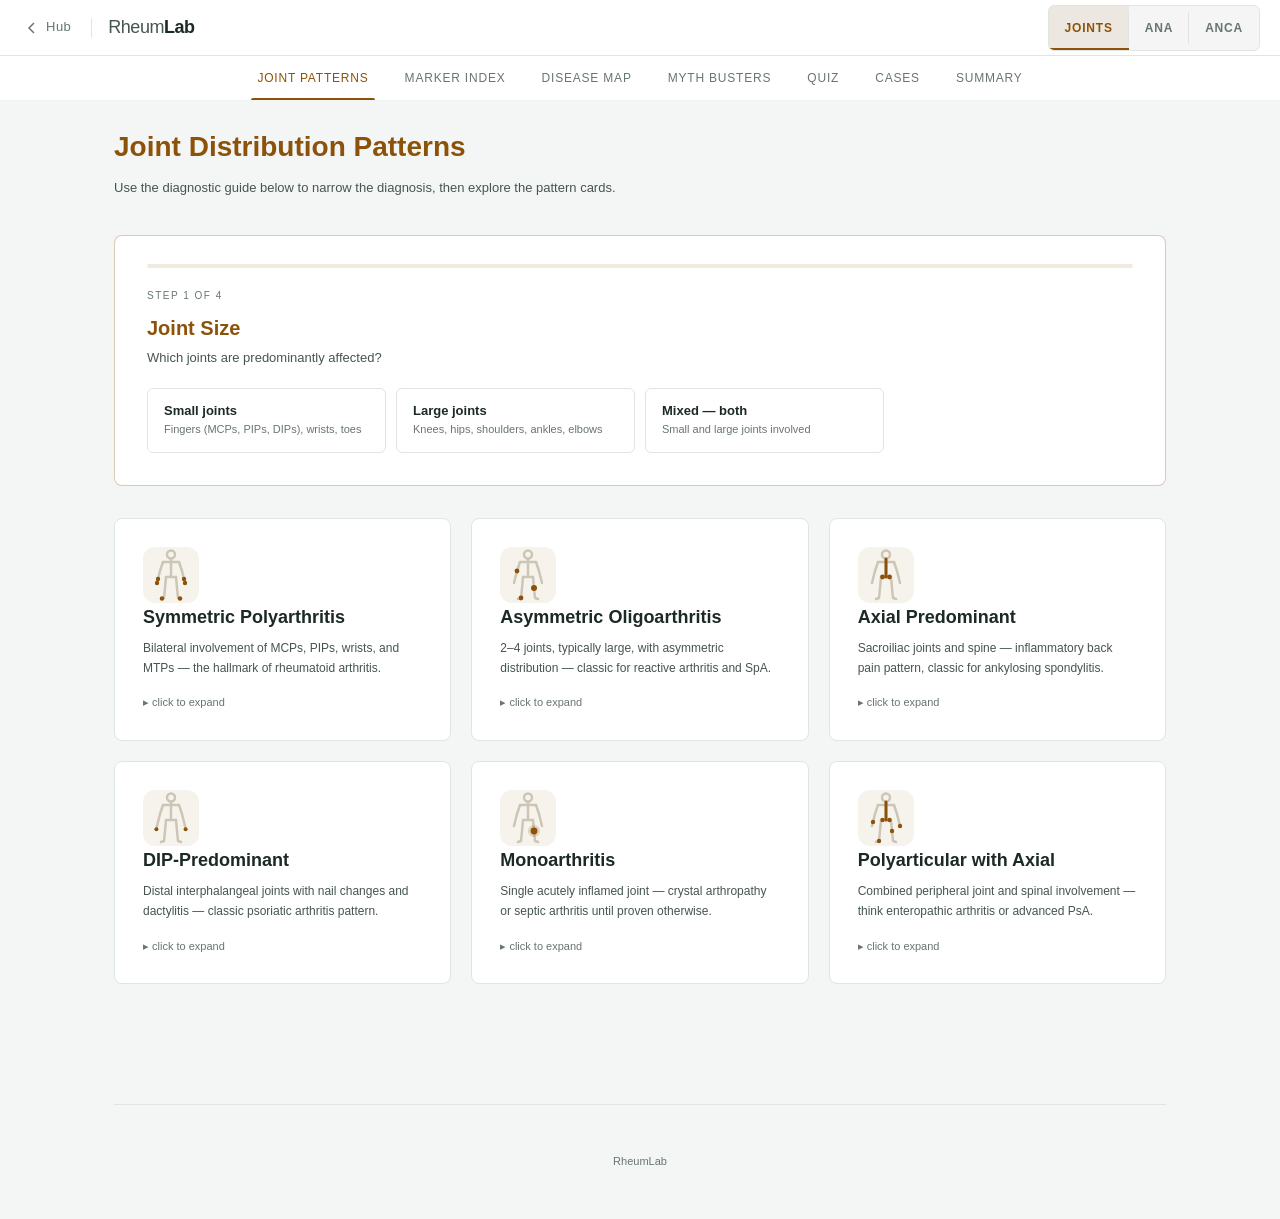
<file: module.html>
<!DOCTYPE html>
<html lang="en">
<head>
<meta charset="UTF-8">
<meta name="viewport" content="width=device-width, initial-scale=1.0">
<title>RheumLab</title>
<meta name="theme-color" content="#006747">
<meta name="apple-mobile-web-app-capable" content="yes">
<meta name="apple-mobile-web-app-status-bar-style" content="black-translucent">
<meta name="apple-mobile-web-app-title" content="RheumLab">
<meta name="mobile-web-app-capable" content="yes">
<link rel="manifest" href="manifest.webmanifest">
<link rel="icon" type="image/svg+xml" href="assets/pwa/icon.svg">
<link rel="icon" type="image/png" sizes="64x64" href="assets/pwa/icon-64.png">
<link rel="apple-touch-icon" sizes="180x180" href="assets/pwa/apple-touch-icon.png">
<script>
(() => {
  const validModules = new Set(['ana', 'anca', 'joints']);
  const defaultTabs = {
    ana: 'ana-patterns',
    anca: 'anca-patterns',
    joints: 'joints-patterns'
  };
  const selectedModuleKey = 'rheum-lab-selected-module';

  function normalizeModule(value) {
    if (typeof value !== 'string') return null;
    const normalized = value.trim().toLowerCase();
    return validModules.has(normalized) ? normalized : null;
  }

  function getModuleFromTab(value) {
    if (typeof value !== 'string') return null;
    const [moduleName] = value.split('-');
    return normalizeModule(moduleName);
  }

  let selectedModule = null;
  try {
    selectedModule = normalizeModule(sessionStorage.getItem(selectedModuleKey));
  } catch {
    selectedModule = null;
  }

  const params = new URLSearchParams(window.location.search);
  const requestedTab = params.get('tab');
  const requestedModule = normalizeModule(params.get('module'))
    || getModuleFromTab(requestedTab)
    || selectedModule
    || 'joints';
  const initialTab = requestedTab && getModuleFromTab(requestedTab) === requestedModule
    ? requestedTab
    : defaultTabs[requestedModule];

  const root = document.documentElement;
  root.dataset.activeModule = requestedModule;
  root.dataset.activeTab = initialTab;
  root.dataset.appReady = 'false';
})();
</script>
<style>
html[data-app-ready="false"] #module-tab-rail {
  visibility: hidden;
}

html[data-app-ready="false"] #module-content-root {
  min-height: calc(100vh - 112px);
}
</style>
<link rel="stylesheet" href="css/variables.css">
<link rel="stylesheet" href="css/base.css">
<link rel="stylesheet" href="css/layout.css">
<link rel="stylesheet" href="css/components.css">
<link rel="stylesheet" href="css/cases.css">
<link rel="stylesheet" href="css/print.css">
</head>
<body>

<div class="toolbar">
  <a href="index.html" class="toolbar-back">
    <svg viewBox="0 0 16 16" fill="none" stroke="currentColor" stroke-width="1.5"><path d="M10 3L5 8l5 5"/></svg>
    Hub
  </a>
  <div class="toolbar-divider"></div>
  <span class="toolbar-logo">Rheum<strong>Lab</strong></span>
  <div class="module-seg" id="module-switcher">
    <button type="button" data-module="joints">Joints</button>
    <button type="button" data-module="ana">ANA</button>
    <button type="button" data-module="anca">ANCA</button>
  </div>
</div>

<div class="tab-rail" id="module-tab-rail" aria-label="Module tabs"></div>
<main id="module-content-root" class="module-shell"></main>

<div class="container">
  <div class="footnote">RheumLab</div>
</div>

<script type="module" src="js/app.js?v=20260307c"></script>
</body>
</html>
</file>
<file: css/variables.css>
@font-face {
  font-family: 'Space Grotesk';
  src: url('../assets/fonts/space-grotesk-300.woff2') format('woff2');
  font-weight: 300;
  font-style: normal;
  font-display: optional;
}

@font-face {
  font-family: 'Space Grotesk';
  src: url('../assets/fonts/space-grotesk-600.woff2') format('woff2');
  font-weight: 600;
  font-style: normal;
  font-display: optional;
}

@font-face {
  font-family: 'IBM Plex Mono';
  src: url('../assets/fonts/ibm-plex-mono-400.woff2') format('woff2');
  font-weight: 400;
  font-style: normal;
  font-display: optional;
}

@font-face {
  font-family: 'IBM Plex Mono';
  src: url('../assets/fonts/ibm-plex-mono-600.woff2') format('woff2');
  font-weight: 600;
  font-style: normal;
  font-display: optional;
}

:root {
  --bg-dark: #f4f6f5;
  --bg-card: #ffffff;
  --bg-card-hover: #fbfcfb;
  --fitc-green: #006747;
  --fitc-green-glow: rgba(0,103,71,0.15);
  --dapi-blue: #005EB8;
  --rhodamine-red: #B71C1C;
  --amber-warn: #B25F00;
  --cyan-anca: #007287;
  --amber-joints: #8C520A;
  --amber-joints-glow: rgba(140,82,10,0.15);
  --border-joints: rgba(140,82,10,0.3);
  --text-primary: #1c2a24;
  --text-secondary: #46554e;
  --text-muted: #67766f;
  --border-subtle: #dfe5e2;
  --border-glow: #b7c6bf;
  --glass: rgba(20,45,35,0.03);
  --radius: 8px;
  --font-mono: -apple-system, BlinkMacSystemFont, 'Segoe UI', 'Helvetica Neue', Arial, sans-serif;
  --font-display: -apple-system, BlinkMacSystemFont, 'Segoe UI', 'Helvetica Neue', Arial, sans-serif;
}
</file>
<file: css/base.css>
* { margin:0; padding:0; box-sizing:border-box; }
body { background:var(--bg-dark); color:var(--text-primary); font-family:var(--font-mono); font-size:15px; line-height:1.6; -webkit-font-smoothing:antialiased; overflow-x:hidden; }

@keyframes fadeIn { from{opacity:0;transform:translateY(12px);} to{opacity:1;transform:translateY(0);} }

::-webkit-scrollbar{width:6px;} ::-webkit-scrollbar-track{background:var(--bg-dark);} ::-webkit-scrollbar-thumb{background:var(--border-subtle);border-radius:3px;} ::-webkit-scrollbar-thumb:hover{background:var(--border-glow);}
</file>
<file: css/hub.css>
/* hub.css — Landing page styles for The Autoantibody Lab */

/* ── Container & hero (mirrored from layout.css) ──────────── */
.container { max-width: 1100px; margin: 0 auto; padding: 0 24px; position: relative; z-index: 1; }

.hero { padding: 60px 0 32px; text-align: center; }
.hero h1 { font-family: var(--font-display); font-size: clamp(32px,5vw,48px); font-weight: 400; letter-spacing: -0.5px; margin-bottom: 12px; color: var(--text-primary); }
.hero h1 strong { font-weight: 700; }
.hero p { font-size: 14px; color: var(--text-secondary); max-width: 620px; margin: 0 auto; font-weight: 300; }

/* ── Module card grid ─────────────────────────────────────── */
.module-grid {
  display: grid;
  grid-template-columns: repeat(auto-fill, minmax(320px, 1fr));
  gap: 24px;
  margin-bottom: 48px;
}

.module-card {
  background: var(--bg-card);
  border: 1px solid var(--border-subtle);
  border-radius: 12px;
  padding: 32px 28px 28px;
  position: relative;
  overflow: hidden;
  transition: all 0.3s ease;
  text-decoration: none;
  color: inherit;
  display: flex;
  flex-direction: column;
}
.module-card:hover {
  border-color: var(--border-glow);
  background: var(--bg-card-hover);
}

/* ANA accent */
.module-card[data-accent="ana"] .progress-fill {
  background: var(--fitc-green);
  box-shadow:none;
}

/* ANCA accent */
.module-card[data-accent="anca"] .progress-fill {
  background: var(--cyan-anca);
  box-shadow:none;
}

/* Joints accent */
.module-card[data-accent="joints"] .progress-fill {
  background: var(--amber-joints);
  box-shadow:none;
}

.module-card-title {
  color: var(--text-primary);
  font-family: var(--font-display);
  font-size: 22px;
  font-weight: 600;
  margin-bottom: 4px;
}
.module-card-sub {
  font-family: var(--font-mono);
  font-size: 10px;
  text-transform: uppercase;
  letter-spacing: 1px;
  color: var(--text-muted);
  margin-bottom: 14px;
}
.module-card-desc {
  font-size: 13px;
  color: var(--text-secondary);
  line-height: 1.7;
  margin-bottom: 20px;
  flex: 1;
}

/* ── Progress indicator ───────────────────────────────────── */
.progress-section {
  margin-top: auto;
}
.progress-stats {
  display: flex;
  gap: 16px;
  font-size: 11px;
  color: var(--text-muted);
  margin-bottom: 10px;
  font-family: var(--font-mono);
  letter-spacing: 0.3px;
}
.progress-stats span {
  color: var(--text-secondary);
}
.progress-bar {
  width: 100%;
  height: 4px;
  background: rgba(20,45,35,0.08);
  border-radius: 2px;
  overflow: hidden;
}
.progress-fill {
  height: 100%;
  border-radius: 2px;
  transition: width 0.6s ease;
  min-width: 0;
}

.module-card-arrow {
  position: absolute;
  bottom: 28px;
  right: 28px;
  font-size: 18px;
  color: var(--text-muted);
  transition: all 0.3s;
}
.module-card:hover .module-card-arrow {
  transform: translateX(4px);
  color: var(--text-secondary);
}

/* ── Footer ───────────────────────────────────────────────── */
.hub-footer {
  text-align: center;
  padding: 48px 0 32px;
  font-size: 11px;
  color: var(--text-muted);
  border-top: 1px solid var(--border-subtle);
}

/* ── Responsive ───────────────────────────────────────────── */
@media (max-width: 700px) {
  .container { padding: 0 16px; }
  .hero { padding: 40px 0 20px; }
  .module-grid {
    grid-template-columns: 1fr;
  }
  .module-card {
    padding: 24px 20px 22px;
  }
  .module-card-arrow {
    bottom: 22px;
    right: 20px;
  }
}
</file>
<file: css/layout.css>
.container { max-width:1100px; margin:0 auto; padding:24px 24px 0; position:relative; z-index:1; }
.module-shell { position:relative; z-index:1; min-height:calc(100vh - 112px); }

/* ── Toolbar: sticky top bar ── */
.toolbar {
  position: sticky;
  top: 0;
  z-index: 100;
  background: rgba(255,255,255,0.96);
  backdrop-filter: blur(16px);
  -webkit-backdrop-filter: blur(16px);
  border-bottom: 1px solid var(--border-subtle);
  height: 56px;
  display: flex;
  align-items: center;
  padding: 0 20px;
  gap: 16px;
}

.toolbar-back {
  display: flex;
  align-items: center;
  align-self: stretch;
  gap: 6px;
  color: var(--text-muted);
  text-decoration: none;
  font-family: var(--font-mono);
  font-size: 13px;
  letter-spacing: 0.5px;
  transition: color 0.2s;
  flex-shrink: 0;
  padding: 0 4px;
}
.toolbar-back:hover { color: var(--fitc-green); }
.toolbar-back svg { width: 16px; height: 16px; }

.toolbar-divider {
  width: 1px;
  height: 20px;
  background: var(--border-subtle);
  flex-shrink: 0;
}

.toolbar-logo {
  font-family: var(--font-display);
  font-size: 18px;
  font-weight: 300;
  color: var(--text-secondary);
  letter-spacing: -0.5px;
  flex-shrink: 0;
  white-space: nowrap;
}
.toolbar-logo strong { font-weight: 700; color: var(--text-primary); }

/* ── Module segmented control ── */
.module-seg {
  display: flex;
  background: rgba(20,45,35,0.048);
  border: 1px solid var(--border-subtle);
  border-radius: 6px;
  overflow: hidden;
  flex-shrink: 0;
  margin-left: auto;
}
.module-seg button {
  padding: 10px 16px;
  border: none;
  background: transparent;
  color: var(--text-muted);
  font-family: var(--font-mono);
  font-size: 12px;
  font-weight: 600;
  letter-spacing: 0.8px;
  text-transform: uppercase;
  cursor: pointer;
  transition: all 0.2s;
  white-space: nowrap;
  position: relative;
  min-height: 44px;
}
.module-seg button:not(:last-child)::after {
  content: '';
  position: absolute;
  right: 0; top: 6px; bottom: 6px;
  width: 1px;
  background: var(--border-subtle);
}
.module-seg button:hover {
  color: var(--text-secondary);
  background: rgba(20,45,35,0.048);
}
.module-seg button.active {
  background: rgba(0,103,71,0.08);
  color: var(--fitc-green);
  box-shadow: inset 0 -2px 0 var(--fitc-green);
}
.module-seg button.active-anca {
  background: rgba(0,114,135,0.08);
  color: var(--cyan-anca);
  box-shadow: inset 0 -2px 0 var(--cyan-anca);
}
.module-seg button.active-joints {
  background: rgba(140,82,10,0.08);
  color: var(--amber-joints);
  box-shadow: inset 0 -2px 0 var(--amber-joints);
}

/* ── Module content toggle ── */
.module-content { display:none; }
.module-content.active { display:block; }

/* ── Tab rail: sticky second row ── */
.tab-rail {
  position: sticky;
  top: 56px;
  z-index: 99;
  background: rgba(255,255,255,0.94);
  backdrop-filter: blur(12px);
  -webkit-backdrop-filter: blur(12px);
  border-bottom: 1px solid rgba(20,45,35,0.064);
  display: flex;
  justify-content: center;
  gap: 0;
  padding: 0;
  overflow-x: auto;
  scrollbar-width: none;
}
.tab-rail::-webkit-scrollbar { display: none; }

.nav-tab {
  padding: 13px 18px;
  border: none;
  background: transparent;
  color: var(--text-muted);
  font-family: var(--font-mono);
  font-size: 12px;
  font-weight: 500;
  letter-spacing: 0.8px;
  text-transform: uppercase;
  cursor: pointer;
  transition: all 0.2s;
  white-space: nowrap;
  position: relative;
  flex-shrink: 0;
  min-height: 44px;
}
.nav-tab:hover {
  color: var(--text-secondary);
  background: rgba(20,45,35,0.032);
}
.nav-tab.active {
  color: var(--fitc-green);
}
.nav-tab.active::after {
  content: '';
  position: absolute;
  bottom: 0; left: 12px; right: 12px;
  height: 2px;
  background: var(--fitc-green);
  border-radius: 2px 2px 0 0;
}
.nav-tab.active-anca {
  color: var(--cyan-anca);
}
.nav-tab.active-anca::after {
  content: '';
  position: absolute;
  bottom: 0; left: 12px; right: 12px;
  height: 2px;
  background: var(--cyan-anca);
  border-radius: 2px 2px 0 0;
}
.nav-tab.active-joints {
  color: var(--amber-joints);
}
.nav-tab.active-joints::after {
  content: '';
  position: absolute;
  bottom: 0; left: 12px; right: 12px;
  height: 2px;
  background: var(--amber-joints);
  border-radius: 2px 2px 0 0;
}

/* ── Sections ── */
.section { display:none; animation:fadeIn 0.4s ease; }
.section.active { display:block; }
.section-title { font-family:var(--font-display); font-size:28px; font-weight:600; margin-bottom:8px; }
.section-subtitle { color:var(--text-secondary); font-size:13px; margin-bottom:36px; font-weight:300; }

@media (max-width:700px) {
  .toolbar { padding:0 12px; gap:10px; }
  .toolbar-logo { display:none; }
  .toolbar-divider:first-of-type { display:none; }
  .module-seg button { padding:10px 12px; font-size:12px; letter-spacing:0.5px; }
  .tab-rail { justify-content:flex-start; padding:0 4px; }
  .nav-tab { padding:13px 14px; font-size:11px; }
  .container { padding:20px 16px 0; }
  .section-title { font-size:20px; }
}

@media (max-width:600px) {
  .pattern-grid,.disease-grid{grid-template-columns:1fr;} .ab-table{font-size:12px;} .ab-table td,.ab-table th{padding:10px 8px;} .quiz-card{padding:20px;}
}

@media (max-width:400px) {
  .module-seg button { padding:10px 10px; font-size:11px; }
  .nav-tab { padding:13px 12px; font-size:11px; }
}
</file>
<file: css/components.css>
.pattern-grid { display:grid; grid-template-columns:repeat(auto-fill,minmax(300px,1fr)); gap:20px; margin-bottom:48px; }
.pattern-card { background:var(--bg-card); border:1px solid var(--border-subtle); border-radius:var(--radius); padding:28px; cursor:pointer; transition:all 0.3s; position:relative; overflow:hidden; }
.pattern-card:hover { border-color:var(--border-glow); background:var(--bg-card-hover); }
.pattern-card.expanded { border-color:var(--border-glow); }
.if-pattern { width:56px; height:56px; border-radius:12px; overflow:hidden; }
.if-pattern svg { width:100%; height:100%; }
.pattern-name { font-family:var(--font-display); font-size:18px; font-weight:600; margin-bottom:6px; }
.pattern-desc { color:var(--text-secondary); font-size:12px; margin-bottom:16px; line-height:1.7; }
.pattern-detail { display:none; border-top:1px solid var(--border-subtle); padding-top:16px; margin-top:16px; }
.pattern-card.expanded .pattern-detail { display:block; }
.expand-hint { font-size:11px; color:var(--text-muted); margin-top:8px; }
.detail-label { margin-bottom:8px; font-size:11px; color:var(--text-muted); text-transform:uppercase; letter-spacing:1px; }
.detail-label-spaced { margin-top:14px; margin-bottom:8px; font-size:11px; color:var(--text-muted); text-transform:uppercase; letter-spacing:1px; }

.assoc-tag { display:inline-block; padding:3px 10px; border-radius:4px; font-size:11px; margin:3px 4px 3px 0; font-weight:500; }
.tag-antibody { background:rgba(0,103,71,0.1); color:var(--fitc-green); border:1px solid rgba(0,103,71,0.2); }
.tag-disease { background:rgba(0,94,184,0.1); color:var(--dapi-blue); border:1px solid rgba(0,94,184,0.2); }
.tag-anca { background:rgba(0,114,135,0.1); color:var(--cyan-anca); border:1px solid rgba(0,114,135,0.2); }
.tag-joints { background:rgba(140,82,10,0.1); color:var(--amber-joints); border:1px solid rgba(140,82,10,0.2); }

.filter-bar { display:flex; gap:8px; margin-bottom:24px; flex-wrap:wrap; }
.filter-btn { padding:10px 16px; min-height:44px; border:1px solid var(--border-subtle); background:transparent; color:var(--text-secondary); font-family:var(--font-mono); font-size:12px; border-radius:6px; cursor:pointer; transition:all 0.2s; text-transform:uppercase; letter-spacing:0.5px; display:inline-flex; align-items:center; }
.filter-btn:hover { border-color:var(--border-glow); color:var(--text-primary); }
.filter-btn.active { background:rgba(0,103,71,0.1); border-color:var(--fitc-green); color:var(--fitc-green); }

.ab-table { width:100%; border-collapse:collapse; margin-bottom:48px; }
.ab-table thead th { text-align:left; padding:12px 16px; font-size:10px; text-transform:uppercase; letter-spacing:1.5px; color:var(--text-muted); border-bottom:1px solid var(--border-subtle); font-weight:600; }
.ab-table tbody tr { border-bottom:1px solid rgba(20,45,35,0.048); transition:background 0.2s; }
.ab-table tbody tr:hover { background:rgba(0,103,71,0.03); }
.ab-table td { padding:14px 16px; font-size:13px; vertical-align:top; }
.ab-table th:nth-child(1),.ab-table td:nth-child(1) { width:20%; }
.ab-table th:nth-child(2),.ab-table td:nth-child(2) { width:12%; }
.ab-table th:nth-child(3),.ab-table td:nth-child(3) { width:30%; }
.ab-table th:nth-child(4),.ab-table td:nth-child(4) { width:38%; }
.ab-name { font-weight:600; color:var(--fitc-green); white-space:nowrap; }
.ab-name-anca { font-weight:600; color:var(--cyan-anca); white-space:nowrap; }
.ab-name-joints { font-weight:600; color:var(--amber-joints); white-space:nowrap; }
.ab-aka { font-size:11px; color:var(--text-muted); font-weight:300; }
.ab-category { font-size:10px; padding:2px 8px; border-radius:3px; text-transform:uppercase; letter-spacing:0.5px; font-weight:600; white-space:nowrap; }
.cat-ena { background:rgba(0,94,184,0.15); color:var(--dapi-blue); }
.cat-myositis-specific { background:rgba(183,28,28,0.15); color:var(--rhodamine-red); }
.cat-myositis-associated { background:rgba(178,95,0,0.15); color:var(--amber-warn); }
.cat-anca-assoc { background:rgba(0,114,135,0.15); color:var(--cyan-anca); }
.cat-joints-sero { background:rgba(140,82,10,0.15); color:var(--amber-joints); }
.cat-joints-genetic { background:rgba(0,94,184,0.15); color:var(--dapi-blue); }
.cat-joints-acute { background:rgba(183,28,28,0.15); color:var(--rhodamine-red); }
.malig-flag { display:inline-flex; align-items:center; gap:4px; background:rgba(183,28,28,0.12); color:var(--rhodamine-red); padding:2px 8px; border-radius:3px; font-size:10px; font-weight:600; border:1px solid rgba(183,28,28,0.25); margin-top:4px; }
.malig-flag::before { content:'⚠'; }

.disease-grid { display:grid; grid-template-columns:repeat(auto-fill,minmax(320px,1fr)); gap:20px; margin-bottom:48px; }
.disease-card { background:var(--bg-card); border:1px solid var(--border-subtle); border-radius:var(--radius); padding:24px; transition:all 0.3s; }
.disease-card:hover { border-color:var(--border-glow); }
.disease-name { font-family:var(--font-display); font-size:16px; font-weight:600; margin-bottom:4px; color:var(--dapi-blue); }
.disease-name-anca { font-family:var(--font-display); font-size:16px; font-weight:600; margin-bottom:4px; color:var(--cyan-anca); }
.disease-name-joints { font-family:var(--font-display); font-size:16px; font-weight:600; margin-bottom:4px; color:var(--amber-joints); }
.disease-aka { font-size:11px; color:var(--text-muted); margin-bottom:14px; }
.disease-ab-list { list-style:none; padding:0; }
.disease-ab-list li { padding:6px 0; border-bottom:1px solid rgba(20,45,35,0.048); font-size:12px; display:flex; justify-content:space-between; align-items:center; }
.disease-ab-list li:last-child { border-bottom:none; }
.specificity { font-size:10px; padding:2px 6px; border-radius:3px; text-transform:uppercase; letter-spacing:0.5px; }
.spec-high { background:rgba(0,103,71,0.15); color:var(--fitc-green); }
.spec-mod { background:rgba(0,94,184,0.15); color:var(--dapi-blue); }
.spec-assoc { background:rgba(178,95,0,0.1); color:var(--amber-warn); }

.clinical-features { margin-top:12px; padding-top:12px; border-top:1px solid var(--border-subtle); }
.clinical-features-label { font-size:10px; text-transform:uppercase; letter-spacing:1px; color:var(--text-muted); margin-bottom:6px; }
.feature-tag { display:inline-block; padding:2px 8px; border-radius:3px; font-size:10px; margin:2px 3px 2px 0; background:rgba(20,45,35,0.064); color:var(--text-secondary); border:1px solid rgba(20,45,35,0.096); }

.myth-card { background:var(--bg-card); border:1px solid var(--border-subtle); border-radius:var(--radius); padding:24px; margin-bottom:16px; position:relative; overflow:hidden; }
.myth-label { font-size:10px; text-transform:uppercase; letter-spacing:1.5px; font-weight:700; margin-bottom:8px; }
.myth-card.myth .myth-label { color:var(--rhodamine-red); }
.myth-card.fact .myth-label { color:var(--fitc-green); }
.myth-text { font-family:var(--font-display); font-size:16px; font-weight:500; margin-bottom:12px; }
.myth-explanation { font-size:13px; color:var(--text-secondary); line-height:1.7; }

.quiz-header { display:flex; justify-content:space-between; align-items:center; margin-bottom:32px; flex-wrap:wrap; gap:16px; }
.quiz-score { font-family:var(--font-display); font-size:14px; color:var(--text-secondary); }
.quiz-score span { color:var(--fitc-green); font-weight:700; font-size:20px; }
.quiz-controls { display:flex; gap:8px; flex-wrap:wrap; }
.quiz-mode-btn { padding:11px 16px; min-height:44px; border:1px solid var(--border-subtle); background:transparent; color:var(--text-secondary); font-family:var(--font-mono); font-size:12px; border-radius:6px; cursor:pointer; transition:all 0.2s; text-transform:uppercase; letter-spacing:0.5px; }
.quiz-mode-btn.active { background:rgba(0,103,71,0.1); border-color:var(--fitc-green); color:var(--fitc-green); }
.quiz-card { background:var(--bg-card); border:1px solid var(--border-subtle); border-radius:var(--radius); padding:32px; margin-bottom:24px; }
.quiz-q-number { font-size:10px; text-transform:uppercase; letter-spacing:2px; color:var(--text-muted); margin-bottom:12px; }
.quiz-q-type { display:inline-block; padding:2px 8px; border-radius:3px; font-size:10px; text-transform:uppercase; letter-spacing:0.5px; margin-left:8px; }
.type-vignette { background:rgba(0,94,184,0.15); color:var(--dapi-blue); }
.type-tf { background:rgba(178,95,0,0.15); color:var(--amber-warn); }
.quiz-question { font-family:var(--font-display); font-size:17px; font-weight:500; margin-bottom:24px; line-height:1.6; }
.quiz-options { display:flex; flex-direction:column; gap:10px; margin-bottom:20px; }
.quiz-option { padding:14px 18px; border:1px solid var(--border-subtle); border-radius:6px; background:transparent; color:var(--text-primary); font-family:var(--font-mono); font-size:13px; text-align:left; cursor:pointer; transition:all 0.2s; display:flex; align-items:flex-start; gap:12px; }
.quiz-option:hover:not(.answered) { border-color:var(--border-glow); background:rgba(0,103,71,0.03); }
.quiz-option .opt-letter { display:inline-flex; align-items:center; justify-content:center; width:24px; height:24px; border-radius:50%; border:1px solid var(--border-subtle); font-size:11px; font-weight:600; flex-shrink:0; transition:all 0.2s; }
.quiz-option:hover:not(.answered) .opt-letter { border-color:var(--fitc-green); color:var(--fitc-green); }
.quiz-option.correct { border-color:var(--fitc-green); background:rgba(0,103,71,0.08); }
.quiz-option.correct .opt-letter { background:var(--fitc-green); color:var(--bg-dark); border-color:var(--fitc-green); }
.quiz-option.incorrect { border-color:var(--rhodamine-red); background:rgba(183,28,28,0.08); }
.quiz-option.incorrect .opt-letter { background:var(--rhodamine-red); color:white; border-color:var(--rhodamine-red); }
.quiz-option.answered { cursor:default; }
.quiz-explanation { display:none; padding:16px; background:rgba(0,103,71,0.04); border:1px solid var(--border-subtle); border-radius:6px; margin-top:16px; font-size:13px; color:var(--text-secondary); line-height:1.7; }
.quiz-explanation.visible { display:block; }
.quiz-explanation strong { color:var(--fitc-green); }
.quiz-nav { display:flex; justify-content:space-between; margin-top:32px; }
.quiz-btn { padding:12px 24px; min-height:44px; border:1px solid var(--border-glow); background:transparent; color:var(--fitc-green); font-family:var(--font-mono); font-size:13px; border-radius:6px; cursor:pointer; transition:all 0.2s; text-transform:uppercase; letter-spacing:1px; }
.quiz-btn:hover { background:rgba(0,103,71,0.1); box-shadow:none; }
.quiz-btn:disabled { opacity:0.3; cursor:not-allowed; }
.quiz-btn.primary { background:rgba(0,103,71,0.1); }
.quiz-progress { display:flex; gap:6px; margin-bottom:32px; flex-wrap:wrap; }
.progress-dot { width:10px; height:10px; border-radius:50%; border:1px solid var(--border-subtle); transition:all 0.3s; cursor:pointer; }
.progress-dot.current { border-color:var(--fitc-green); box-shadow:none; }
.progress-dot.correct { background:var(--fitc-green); border-color:var(--fitc-green); }
.progress-dot.incorrect { background:var(--rhodamine-red); border-color:var(--rhodamine-red); }

.info-box { background:var(--bg-card); border:1px solid rgba(0,114,135,0.15); border-radius:var(--radius); padding:20px 24px; margin-bottom:48px; }
.info-box-label { font-size:11px; text-transform:uppercase; letter-spacing:1.5px; color:var(--cyan-anca); font-weight:600; margin-bottom:8px; }
.info-box-text { font-size:13px; color:var(--text-secondary); line-height:1.7; }
.info-box-text strong { color:var(--text-primary); }

/* ANA Positivity Chart */
.ana-pos-section { margin-bottom:36px; }
.ana-pos-header { font-family:var(--font-display); font-size:17px; font-weight:600; color:var(--fitc-green); margin-bottom:4px; }
.ana-pos-subheader { font-size:12px; color:var(--text-muted); margin-bottom:18px; }

.ana-pos-row { border-radius:6px; transition:background 0.2s; cursor:pointer; }
.ana-pos-row:hover { background:rgba(0,103,71,0.03); }
.ana-pos-row-main { display:flex; align-items:center; gap:12px; padding:6px 10px; min-height:32px; }
.ana-pos-label { font-family:var(--font-mono); font-size:12px; font-weight:500; color:var(--text-primary); width:100px; flex-shrink:0; }
.ana-pos-track { flex:1; height:22px; background:rgba(0,103,71,0.08); border-radius:4px; overflow:hidden; position:relative; }
.ana-pos-fill { height:100%; background:linear-gradient(90deg, var(--fitc-green) 0%, rgba(0,103,71,0.35) 85%, transparent 100%); border-radius:4px; transition:width 0.6s cubic-bezier(0.22,1,0.36,1); }
.ana-pos-pct { font-family:var(--font-mono); font-size:11px; font-weight:600; color:var(--fitc-green); width:64px; text-align:right; flex-shrink:0; }

.ana-pos-dot { font-size:16px; flex-shrink:0; width:20px; text-align:center; }
.dot-pos { color:var(--fitc-green); }
.dot-var { color:var(--amber-warn); }
.dot-neg { color:var(--text-muted); }
.ana-pos-level-label { font-family:var(--font-mono); font-size:11px; color:var(--text-secondary); }

.ana-pos-detail { max-height:0; overflow:hidden; transition:max-height 0.35s ease, padding 0.35s ease; padding:0 10px; }
.ana-pos-row.expanded .ana-pos-detail { max-height:200px; padding:8px 10px 14px; }
.ana-pos-detail-row { display:flex; align-items:flex-start; gap:8px; margin-bottom:6px; flex-wrap:wrap; }
.ana-pos-detail-label { font-size:10px; text-transform:uppercase; letter-spacing:1px; color:var(--text-muted); width:100px; flex-shrink:0; padding-top:4px; }
.ana-pos-detail-note { font-size:12px; color:var(--text-secondary); line-height:1.6; margin-top:4px; padding-left:108px; }

.ana-pos-divider { font-family:var(--font-display); font-size:13px; font-weight:500; color:var(--text-muted); margin:24px 0 12px; padding-top:18px; border-top:1px solid var(--border-subtle); letter-spacing:0.3px; }
.ana-pos-group-label { font-family:var(--font-mono); font-size:10px; text-transform:uppercase; letter-spacing:1.5px; color:var(--text-muted); padding:8px 10px 4px; }

@media (max-width:600px) {
  .ana-pos-label { width:72px; font-size:11px; }
  .ana-pos-pct { width:52px; font-size:10px; }
  .ana-pos-detail-label { width:auto; display:block; }
  .ana-pos-detail-note { padding-left:0; }
}

/* Diagnosis Guide */
.guide-card { background:var(--bg-card); border:1px solid var(--border-joints); border-radius:var(--radius); padding:28px 32px 32px; margin-bottom:32px; position:relative; overflow:hidden; }
.guide-progress-bar { height:4px; background:rgba(140,82,10,0.12); border-radius:2px; margin-bottom:20px; overflow:hidden; }
.guide-progress-fill { height:100%; background:var(--amber-joints); border-radius:2px; transition:width 0.35s ease; }
.guide-step-counter { font-family:var(--font-mono); font-size:10px; text-transform:uppercase; letter-spacing:1.5px; color:var(--text-muted); margin-bottom:8px; }
.guide-step-title { font-family:var(--font-display); font-size:20px; font-weight:600; color:var(--amber-joints); margin-bottom:4px; }
.guide-step-subtitle { font-size:13px; color:var(--text-secondary); margin-bottom:20px; }
.guide-options { display:grid; grid-template-columns:repeat(auto-fill,minmax(200px,1fr)); gap:10px; }
.guide-option-btn { display:flex; flex-direction:column; align-items:flex-start; gap:4px; padding:14px 16px; border:1px solid var(--border-subtle); border-radius:6px; background:transparent; cursor:pointer; transition:all 0.2s; text-align:left; }
.guide-option-btn:hover { border-color:var(--amber-joints); background:rgba(140,82,10,0.05); }
.guide-option-label { font-family:var(--font-mono); font-size:13px; font-weight:600; color:var(--text-primary); }
.guide-option-hint { font-size:11px; color:var(--text-muted); line-height:1.4; }
.guide-option-btn.guide-option-disabled { opacity:0.35; cursor:not-allowed; border-color:var(--border-subtle); }
.guide-option-btn.guide-option-disabled:hover { border-color:var(--border-subtle); background:transparent; transform:none; }
.guide-option-dead { font-size:10px; font-family:var(--font-mono); color:var(--text-muted); opacity:0.7; margin-top:2px; }
.guide-card-results { border-color:rgba(140,82,10,0.3); }
.guide-result-label { font-family:var(--font-mono); font-size:10px; text-transform:uppercase; letter-spacing:1.5px; color:var(--text-muted); margin-bottom:8px; }
.guide-result-summary { display:flex; align-items:center; flex-wrap:wrap; gap:4px; margin-bottom:8px; }
.guide-summary-tag { font-family:var(--font-display); font-size:15px; font-weight:600; color:var(--amber-joints); }
.guide-summary-sep { font-size:13px; color:var(--text-muted); }
.guide-result-count { font-size:12px; color:var(--text-secondary); margin-bottom:20px; }
.guide-results-grid { display:grid; grid-template-columns:repeat(auto-fill,minmax(280px,1fr)); gap:14px; margin-bottom:24px; }
.guide-disease-card { background:rgba(20,45,35,0.032); border:1px solid rgba(140,82,10,0.15); border-radius:6px; padding:16px; }
.guide-disease-header { display:flex; justify-content:space-between; align-items:flex-start; gap:8px; margin-bottom:10px; }
.guide-disease-name { font-family:var(--font-display); font-size:15px; font-weight:600; color:var(--amber-joints); }
.guide-disease-aka { font-size:11px; color:var(--text-muted); margin-top:2px; }
.guide-tags { display:flex; flex-wrap:wrap; gap:5px; margin-bottom:10px; }
.guide-tag { display:inline-block; padding:3px 8px; border-radius:3px; font-size:10px; font-weight:600; font-family:var(--font-mono); background:rgba(140,82,10,0.12); color:var(--amber-joints); border:1px solid rgba(140,82,10,0.25); text-transform:uppercase; letter-spacing:0.3px; }
.guide-tag-multi { display:inline-flex; align-items:center; gap:4px; padding:3px 8px; border-radius:3px; font-size:10px; font-weight:600; font-family:var(--font-mono); background:rgba(178,95,0,0.12); color:var(--amber-warn); border:1px solid rgba(178,95,0,0.25); white-space:nowrap; flex-shrink:0; }
.guide-hint { font-size:12px; color:var(--text-secondary); line-height:1.6; }
.guide-no-match { font-size:13px; color:var(--text-secondary); padding:20px; text-align:center; opacity:0.7; margin-bottom:24px; }
.guide-reset-btn { padding:11px 24px; min-height:44px; border:1px solid var(--border-joints); background:transparent; color:var(--amber-joints); font-family:var(--font-mono); font-size:12px; border-radius:6px; cursor:pointer; transition:all 0.2s; text-transform:uppercase; letter-spacing:0.5px; }
.guide-reset-btn:hover { background:rgba(140,82,10,0.08); box-shadow:none; }
@media (max-width:600px) {
  .guide-card { padding:20px; }
  .guide-options { grid-template-columns:1fr 1fr; }
  .guide-results-grid { grid-template-columns:1fr; }
}

.footnote { text-align:center; padding:48px 0; font-size:11px; color:var(--text-muted); border-top:1px solid var(--border-subtle); margin-top:48px; }

/* Summary / Cheat Sheet Cards */
.summary-card { background:var(--bg-card); border:1px solid var(--border-subtle); border-radius:var(--radius); padding:24px; margin-bottom:20px; position:relative; overflow:hidden; transition:all 0.3s; }
.summary-card:hover { border-color:var(--border-glow); }
.summary-card-header { display:flex; align-items:center; gap:8px; margin-bottom:8px; }
.summary-card-icon { font-size:16px; color:var(--fitc-green); }
.summary-card-badge { font-size:10px; text-transform:uppercase; letter-spacing:1.5px; font-weight:600; color:var(--text-muted); }
.summary-card-title { font-family:var(--font-display); font-size:17px; font-weight:600; margin-bottom:16px; padding-bottom:12px; border-bottom:1px solid var(--border-subtle); }

/* Top 5 */
.summary-top5 .summary-card-title { color:var(--amber-warn); }
.summary-top5-list { list-style:none; padding:0; margin:0; counter-reset:none; }
.summary-top5-list li { display:flex; align-items:flex-start; gap:12px; padding:10px 0; border-bottom:1px solid rgba(20,45,35,0.048); font-size:13px; color:var(--text-secondary); line-height:1.7; }
.summary-top5-list li:last-child { border-bottom:none; }
.summary-top5-number { display:inline-flex; align-items:center; justify-content:center; width:24px; height:24px; border-radius:50%; border:1px solid var(--amber-warn); color:var(--amber-warn); font-size:11px; font-weight:700; flex-shrink:0; margin-top:2px; }

/* Cheatsheet table */
.summary-cheatsheet .summary-card-title { color:var(--fitc-green); }
.summary-cheatsheet-table { width:100%; border-collapse:collapse; }
.summary-cheatsheet-table thead th { text-align:left; padding:8px 12px; font-size:10px; text-transform:uppercase; letter-spacing:1.5px; color:var(--text-muted); border-bottom:1px solid var(--border-subtle); font-weight:600; }
.summary-cheatsheet-table tbody td { padding:10px 12px; font-size:12px; color:var(--text-secondary); border-bottom:1px solid rgba(20,45,35,0.048); vertical-align:top; line-height:1.6; }
.summary-cheatsheet-table tbody tr:last-child td { border-bottom:none; }
.summary-cheatsheet-table tbody tr:hover { background:rgba(0,103,71,0.03); }
.summary-ab-name { font-weight:600; color:var(--fitc-green); white-space:nowrap; }

/* Shortcut / Decision Guide */
.summary-shortcut .summary-card-title { color:var(--dapi-blue); }
.summary-shortcut-list { display:flex; flex-direction:column; gap:10px; }
.summary-shortcut-item { display:flex; align-items:flex-start; gap:10px; padding:10px 0; border-bottom:1px solid rgba(20,45,35,0.048); }
.summary-shortcut-item:last-child { border-bottom:none; }
.summary-shortcut-scenario { display:inline-block; padding:4px 10px; border-radius:4px; font-size:11px; font-weight:600; background:rgba(0,94,184,0.12); color:var(--dapi-blue); border:1px solid rgba(0,94,184,0.2); white-space:nowrap; flex-shrink:0; }
.summary-shortcut-arrow { color:var(--text-muted); font-size:14px; margin-top:2px; flex-shrink:0; }
.summary-shortcut-action { font-size:13px; color:var(--text-secondary); line-height:1.6; }

/* Comparison table */
.summary-comparison .summary-card-title { color:var(--cyan-anca); }
.summary-table-wrap { overflow-x:auto; -webkit-overflow-scrolling:touch; }
.summary-comparison-table { width:100%; border-collapse:collapse; min-width:600px; }
.summary-comparison-table thead th { text-align:left; padding:10px 12px; font-size:10px; text-transform:uppercase; letter-spacing:1px; color:var(--text-muted); border-bottom:1px solid var(--border-subtle); font-weight:600; background:rgba(20,45,35,0.032); }
.summary-comparison-table tbody td { padding:10px 12px; font-size:12px; color:var(--text-secondary); border-bottom:1px solid rgba(20,45,35,0.048); vertical-align:top; line-height:1.6; }
.summary-comparison-table tbody tr:hover { background:rgba(0,114,135,0.03); }
.summary-comparison-table tbody tr:last-child td { border-bottom:none; }
.summary-row-label { font-weight:600; color:var(--text-primary); white-space:nowrap; }

/* === CLINICAL CLUES === */
.clue-card { background:var(--bg-card); border:1px solid var(--border-subtle); border-radius:var(--radius); padding:24px; margin-bottom:16px; cursor:pointer; transition:all 0.3s; position:relative; overflow:hidden; }
.clue-card:hover { border-color:var(--border-glow); background:var(--bg-card-hover); }
.clue-card.expanded { border-color:var(--border-glow); }

.clue-card-header { display:flex; align-items:center; gap:16px; }
.clue-icon { width:48px; height:48px; flex-shrink:0; }
.clue-icon svg { width:100%; height:100%; }
.clue-card-title-group { flex:1; min-width:0; }
.clue-card-title { font-family:var(--font-display); font-size:18px; font-weight:600; color:var(--fitc-green); margin-bottom:4px; }
.clue-card-teaser { font-size:13px; color:var(--text-secondary); line-height:1.5; }

.clue-detail { display:none; border-top:1px solid var(--border-subtle); padding-top:20px; margin-top:16px; }
.clue-card.expanded .clue-detail { display:block; }

.clue-section { margin-bottom:18px; }
.clue-section:last-child { margin-bottom:0; }
.clue-section-label { font-size:11px; text-transform:uppercase; letter-spacing:1.5px; color:var(--text-muted); font-weight:600; margin-bottom:10px; }

.clue-features { list-style:none; padding:0; margin:0; }
.clue-features li { padding:5px 0; font-size:13px; color:var(--text-secondary); line-height:1.6; border-bottom:1px solid rgba(20,45,35,0.048); }
.clue-features li:last-child { border-bottom:none; }
.clue-features li::before { content:'\25b8'; color:var(--fitc-green); margin-right:8px; font-size:10px; }

.clue-suspects { display:flex; flex-direction:column; gap:8px; }
.clue-suspect { display:flex; align-items:flex-start; gap:10px; padding:8px 12px; border-radius:6px; background:rgba(0,94,184,0.06); border:1px solid rgba(0,94,184,0.12); }
.clue-suspect-name { font-family:var(--font-display); font-size:13px; font-weight:600; color:var(--dapi-blue); white-space:nowrap; flex-shrink:0; min-width:80px; }
.clue-suspect-clue { font-size:12px; color:var(--text-secondary); line-height:1.6; }

.clue-tests { display:flex; flex-direction:column; gap:8px; }
.clue-test { display:flex; align-items:flex-start; gap:10px; padding:8px 12px; border-radius:6px; background:rgba(0,103,71,0.04); border:1px solid rgba(0,103,71,0.1); }
.clue-test-ab { font-family:var(--font-mono); font-size:12px; font-weight:600; color:var(--fitc-green); white-space:nowrap; flex-shrink:0; min-width:120px; }
.clue-test-reason { font-size:12px; color:var(--text-secondary); line-height:1.6; }

.clue-red-flags { background:rgba(183,28,28,0.04); border:1px solid rgba(183,28,28,0.12); border-radius:6px; padding:14px 16px !important; }
.clue-flag-label { color:var(--rhodamine-red) !important; }
.clue-flag-item { font-size:12px; color:var(--text-secondary); line-height:1.7; padding:4px 0; }
.clue-flag-item::before { content:'\26a0'; margin-right:6px; color:var(--rhodamine-red); }
.clue-flag-item + .clue-flag-item { border-top:1px solid rgba(183,28,28,0.08); }

@media (max-width:600px) {
  .clue-card-header { gap:12px; }
  .clue-icon { width:40px; height:40px; }
  .clue-card-title { font-size:16px; }
  .clue-suspect { flex-direction:column; gap:4px; }
  .clue-suspect-name { min-width:auto; }
  .clue-test { flex-direction:column; gap:4px; }
  .clue-test-ab { min-width:auto; }
}

/* === ANA PRIMER === */
.hidden { display: none !important; }

.primer-wrapper { margin-bottom: 32px; }

.primer-toggle {
  display: flex;
  align-items: center;
  gap: 10px;
  width: 100%;
  padding: 14px 18px;
  background: var(--bg-card);
  border: 1px solid var(--border-subtle);
  border-radius: var(--radius);
  color: var(--text-primary);
  font-family: var(--font-display);
  font-size: 14px;
  font-weight: 600;
  cursor: pointer;
  transition: background 0.2s, box-shadow 0.2s;
  text-align: left;
  letter-spacing: 0.3px;
}
.primer-toggle:hover { background: var(--bg-card-hover); box-shadow:none; }

.primer-toggle-dot {
  display: inline-block;
  width: 8px;
  height: 8px;
  border-radius: 50%;
  background: var(--fitc-green);
  flex-shrink: 0;
  animation: primerPulse 2s infinite;
}

.primer-toggle-label { flex: 1; }

.primer-toggle-chevron { color: var(--text-muted); font-size: 14px; }

.primer-body { padding-top: 16px; }

.primer-track {
  display: flex;
  align-items: center;
  gap: 0;
  margin-bottom: 20px;
  padding: 0 4px;
}

.primer-track-line {
  flex: 1;
  height: 1px;
  background: var(--border-subtle);
}

.primer-step-dot {
  width: 10px;
  height: 10px;
  border-radius: 50%;
  border: 1px solid var(--border-subtle);
  background: transparent;
  flex-shrink: 0;
  transition: all 0.3s;
}
.primer-step-dot.active {
  border-color: var(--fitc-green);
  background: var(--fitc-green);
  box-shadow:none;
}
.primer-step-dot.done {
  border-color: rgba(0,103,71,0.4);
  background: rgba(0,103,71,0.3);
}

.primer-card {
  background: var(--bg-card);
  border: 1px solid var(--border-subtle);
  border-radius: var(--radius);
  padding: 24px;
  margin-bottom: 0;
}
.primer-anim { animation: primerFadeSlide 0.3s ease; }

@keyframes primerFadeSlide {
  from { opacity: 0; transform: translateX(12px); }
  to   { opacity: 1; transform: translateX(0); }
}

.primer-icon {
  width: 64px;
  height: 64px;
  margin-bottom: 16px;
}
.primer-icon svg { width: 100%; height: 100%; }

.primer-step-label {
  font-family: var(--font-mono);
  font-size: 10px;
  text-transform: uppercase;
  letter-spacing: 1.5px;
  color: var(--text-muted);
  margin-bottom: 6px;
}

.primer-step-title {
  font-family: var(--font-display);
  font-size: 18px;
  font-weight: 600;
  color: var(--text-primary);
  margin-bottom: 10px;
}

.primer-step-body {
  font-size: 13px;
  color: var(--text-secondary);
  line-height: 1.75;
  margin-bottom: 20px;
}
.primer-step-body strong { color: var(--text-primary); }

.primer-card-footer { display: flex; justify-content: space-between; align-items: center; }

.primer-back {
  padding: 8px 14px;
  min-height: 40px;
  border: none;
  background: transparent;
  color: var(--text-muted);
  font-family: var(--font-mono);
  font-size: 0.75rem;
  cursor: pointer;
  transition: color 0.2s;
}
.primer-back:hover { color: var(--text-secondary); }

.primer-next {
  padding: 10px 20px;
  min-height: 40px;
  border: 1px solid var(--fitc-green);
  background: rgba(0,103,71,0.08);
  color: var(--fitc-green);
  font-family: var(--font-mono);
  font-size: 12px;
  border-radius: 6px;
  cursor: pointer;
  transition: all 0.2s;
  text-transform: uppercase;
  letter-spacing: 0.5px;
}
.primer-next:hover { background: rgba(0,103,71,0.15); box-shadow:none; }
.primer-next:disabled { opacity: 0.3; cursor: not-allowed; }

.primer-stats {
  display: flex;
  gap: 16px;
  margin-top: 20px;
  animation: primerFadeSlide 0.4s ease;
}

.primer-stat-card {
  flex: 1;
  background: var(--bg-card);
  border: 1px solid var(--border-subtle);
  border-radius: var(--radius);
  padding: 20px 24px;
}

.primer-stat-heading {
  font-family: var(--font-mono);
  font-size: 10px;
  text-transform: uppercase;
  letter-spacing: 1.5px;
  color: var(--text-muted);
  margin-bottom: 16px;
}

.primer-stat-numbers { }

.primer-counter {
  font-family: var(--font-display);
  font-size: 48px;
  font-weight: 600;
  line-height: 1;
  margin-bottom: 4px;
}
.primer-counter[data-color="green"] { color: var(--fitc-green); }
.primer-counter[data-color="amber"] { color: var(--amber-warn); margin-top: 16px; }

.primer-counter-label {
  font-size: 11px;
  color: var(--text-secondary);
  margin-bottom: 4px;
}

.primer-footnote {
  font-size: 11px;
  color: var(--text-muted);
  margin-top: 12px;
  padding-top: 12px;
  border-top: 1px solid var(--border-subtle);
}

.primer-stat-analogy { }

.primer-quote {
  margin: 0;
  padding: 0 0 0 12px;
  border-left: 2px solid rgba(178,95,0,0.4);
  font-size: 12px;
  color: var(--text-secondary);
  line-height: 1.75;
  font-style: italic;
}
.primer-quote em { color: var(--text-primary); font-style: normal; font-weight: 600; }

.primer-dismiss {
  display: block;
  width: 100%;
  margin-top: 16px;
  padding: 12px;
  background: rgba(0,103,71,0.04);
  border: 1px solid var(--border-subtle);
  border-radius: var(--radius);
  color: var(--fitc-green);
  font-family: var(--font-mono);
  font-size: 12px;
  text-align: center;
  cursor: pointer;
  transition: all 0.2s;
  letter-spacing: 0.5px;
}
.primer-dismiss:hover { background: rgba(0,103,71,0.08); border-color: var(--border-glow); }

@keyframes primerPulse {
  0%, 100% { box-shadow:none; }
  50%       { box-shadow:none; }
}

@media (max-width: 600px) {
  .primer-stats { flex-direction: column; }
  .primer-counter { font-size: 36px; }
}
</file>
<file: css/cases.css>
/* cases.css — Clinical case engine styles */

/* ── Case List Grid ─────────────────────────────────────────── */

.case-grid {
  display: grid;
  grid-template-columns: repeat(auto-fill, minmax(280px, 1fr));
  gap: 20px;
  margin-bottom: 48px;
}

.case-card {
  background: var(--bg-card);
  border: 1px solid var(--border-subtle);
  border-radius: var(--radius);
  padding: 24px;
  cursor: pointer;
  transition: all 0.3s;
  position: relative;
}

.case-card:hover {
  border-color: var(--border-glow);
  background: var(--bg-card-hover);
}

.case-card-top {
  display: flex;
  justify-content: space-between;
  align-items: center;
  margin-bottom: 12px;
}

.case-difficulty {
  display: inline-block;
  font-size: 10px;
  text-transform: uppercase;
  letter-spacing: 1px;
  font-weight: 600;
  padding: 3px 10px;
  border-radius: 4px;
  font-family: var(--font-mono);
}

.case-status {
  font-size: 10px;
  text-transform: uppercase;
  letter-spacing: 0.5px;
  font-weight: 600;
  font-family: var(--font-mono);
}

.case-complete {
  color: var(--fitc-green);
}

.case-check {
  display: inline-flex;
  align-items: center;
  justify-content: center;
  width: 16px;
  height: 16px;
  border-radius: 50%;
  background: rgba(0,103,71,0.15);
  border: 1px solid var(--fitc-green);
  font-size: 10px;
  margin-right: 4px;
}

.case-started {
  color: var(--amber-warn);
}

.case-title {
  font-family: var(--font-display);
  font-size: 18px;
  font-weight: 600;
  margin-bottom: 8px;
}

.case-summary {
  font-size: 13px;
  color: var(--text-secondary);
  line-height: 1.6;
}

/* ── Case Playthrough ───────────────────────────────────────── */

.case-playthrough {
  max-width: 800px;
}

.case-play-header {
  margin-bottom: 32px;
  padding-bottom: 20px;
  border-bottom: 1px solid var(--border-subtle);
}

.case-play-title {
  font-family: var(--font-display);
  font-size: 24px;
  font-weight: 600;
  color: var(--text-primary);
  margin-bottom: 6px;
}

.case-play-summary {
  font-size: 14px;
  color: var(--text-secondary);
  margin-bottom: 12px;
}

/* ── Node Blocks ────────────────────────────────────────────── */

.case-nodes {
  display: flex;
  flex-direction: column;
  gap: 16px;
}

.case-node {
  background: var(--bg-card);
  border: 1px solid var(--border-subtle);
  border-radius: var(--radius);
  padding: 24px;
  transition: opacity 0.4s, border-color 0.4s;
  position: relative;
}

.case-node-past {
  opacity: 0.5;
}

.case-node-past:hover {
  opacity: 0.75;
}

.case-node:not(.case-node-past) {
  border-color: var(--border-glow);
  box-shadow:none;
}

.case-node-content {
  font-size: 14px;
  color: var(--text-primary);
  line-height: 1.8;
}

.case-node-content ul,
.case-node-content ol {
  padding-left: 20px;
  margin: 8px 0;
}

.case-node-content li {
  margin-bottom: 6px;
}

.case-node-content strong {
  color: var(--text-primary);
}

.case-node-content table {
  width: 100%;
  border-collapse: collapse;
  margin: 12px 0;
}

.case-node-content table td {
  padding: 8px 12px;
  border-bottom: 1px solid rgba(20,45,35,0.08);
  vertical-align: top;
}

/* ── Continue Button ────────────────────────────────────────── */

.case-continue-btn {
  display: inline-block;
  margin-top: 20px;
  padding: 10px 24px;
  border: 1px solid var(--border-glow);
  background: rgba(0,103,71,0.08);
  color: var(--fitc-green);
  font-family: var(--font-mono);
  font-size: 12px;
  border-radius: 6px;
  cursor: pointer;
  transition: all 0.2s;
  text-transform: uppercase;
  letter-spacing: 1px;
}

.case-continue-btn:hover:not(:disabled) {
  background: rgba(0,103,71,0.15);
  box-shadow:none;
}

.case-continue-btn:disabled {
  opacity: 0.3;
  cursor: default;
}

/* ── Decision Node ──────────────────────────────────────────── */

.case-decision-prompt {
  font-family: var(--font-display);
  font-size: 16px;
  font-weight: 500;
  color: var(--text-primary);
  margin-bottom: 16px;
}

.case-options {
  display: flex;
  flex-direction: column;
  gap: 10px;
}

.case-option-btn {
  padding: 14px 18px;
  border: 1px solid var(--border-subtle);
  border-radius: 6px;
  background: transparent;
  color: var(--text-primary);
  font-family: var(--font-mono);
  font-size: 13px;
  text-align: left;
  cursor: pointer;
  transition: all 0.2s;
  line-height: 1.5;
}

.case-option-btn:hover {
  border-color: var(--border-glow);
  background: rgba(0,103,71,0.03);
}

/* ── Selected Option Feedback ───────────────────────────────── */

.case-selected-option {
  padding: 14px 18px;
  border-radius: 6px;
  font-family: var(--font-mono);
  font-size: 13px;
  line-height: 1.5;
}

.case-selected-label {
  font-size: 10px;
  text-transform: uppercase;
  letter-spacing: 1.5px;
  font-weight: 700;
  margin-bottom: 6px;
}

.case-feedback {
  padding: 16px;
  border-radius: 6px;
  font-size: 13px;
  line-height: 1.7;
  margin-top: 10px;
  color: var(--text-secondary);
}

/* Ratings: best / good / poor / unsafe */
.case-selected-option.case-rating-best { border: 1px solid var(--fitc-green); background: rgba(0,103,71,0.08); color: var(--fitc-green); }
.case-selected-option.case-rating-good { border: 1px solid var(--dapi-blue); background: rgba(0,94,184,0.07); color: var(--dapi-blue); }
.case-selected-option.case-rating-poor { border: 1px solid var(--amber-warn); background: rgba(178,95,0,0.08); color: var(--amber-warn); }
.case-selected-option.case-rating-unsafe { border: 1px solid var(--rhodamine-red); background: rgba(183,28,28,0.07); color: var(--rhodamine-red); }

.case-feedback.case-rating-best { background: rgba(0,103,71,0.04); border: 1px solid rgba(0,103,71,0.15); }
.case-feedback.case-rating-good { background: rgba(0,94,184,0.04); border: 1px solid rgba(0,94,184,0.15); }
.case-feedback.case-rating-poor { background: rgba(178,95,0,0.04); border: 1px solid rgba(178,95,0,0.15); }
.case-feedback.case-rating-unsafe { background: rgba(183,28,28,0.04); border: 1px solid rgba(183,28,28,0.18); }

.case-rating-pill {
  display: inline-block;
  min-width: 52px;
  margin-right: 8px;
  padding: 1px 6px;
  border-radius: 3px;
  font-size: 9px;
  font-weight: 700;
  text-transform: uppercase;
  letter-spacing: 0.8px;
  text-align: center;
  border: 1px solid currentColor;
  vertical-align: 1px;
}
.case-rating-pill.case-rating-best { color: var(--fitc-green); }
.case-rating-pill.case-rating-good { color: var(--dapi-blue); }
.case-rating-pill.case-rating-poor { color: var(--amber-warn); }
.case-rating-pill.case-rating-unsafe { color: var(--rhodamine-red); }

.case-reasoning {
  margin-top: 12px;
  padding: 14px 16px;
  border-left: 3px solid var(--dapi-blue);
  background: rgba(0,94,184,0.04);
  border-radius: 0 6px 6px 0;
}

.case-reasoning .case-node-content { font-size: 13px; line-height: 1.7; }

.case-other-options {
  margin-top: 10px;
  font-size: 12px;
  color: var(--text-secondary);
}
.case-other-options summary { cursor: pointer; color: var(--text-muted); }
.case-other-options ul { list-style: none; padding: 8px 0 0; margin: 0; }
.case-other-options li { margin-bottom: 6px; line-height: 1.5; }

/* ── Node labels, reflect nodes, tones ─────────────────────── */

.case-node-label {
  font-size: 10px;
  text-transform: uppercase;
  letter-spacing: 1.5px;
  font-weight: 700;
  color: var(--text-muted);
  margin-bottom: 10px;
}

.case-node-reflect { border-style: dashed; }

.case-reflect-input {
  width: 100%;
  box-sizing: border-box;
  padding: 10px 12px;
  border: 1px solid var(--border-subtle);
  border-radius: 6px;
  font: inherit;
  font-size: 13px;
  color: var(--text-primary);
  background: var(--bg-dark);
  resize: vertical;
}

.case-reveal {
  margin-top: 14px;
  padding: 14px 16px;
  border-radius: 6px;
  background: rgba(0,94,184,0.04);
  border: 1px solid rgba(0,94,184,0.15);
}

.case-tone-consequence { border-left: 3px solid var(--amber-warn); }
.case-tone-danger { border-left: 3px solid var(--rhodamine-red); }
.case-tone-results { border-left: 3px solid var(--dapi-blue); }

/* ── Header extras ─────────────────────────────────────────── */

.case-play-meta { display: flex; align-items: center; gap: 10px; flex-wrap: wrap; }

.case-setting {
  font-size: 11px;
  color: var(--text-muted);
  letter-spacing: 0.3px;
}
.case-card .case-setting { margin-bottom: 6px; }

.case-objectives {
  margin: 0;
  padding-left: 20px;
  font-size: 13px;
  color: var(--text-secondary);
  line-height: 1.6;
}

.case-card-curr { display: flex; flex-wrap: wrap; gap: 4px; margin-top: 12px; }
.case-curr-mini {
  font-size: 10px;
  padding: 2px 8px;
  border-radius: 10px;
  background: var(--glass);
  border: 1px solid var(--border-subtle);
  color: var(--text-muted);
}

.case-curr-chip {
  display: inline-flex;
  align-items: baseline;
  gap: 6px;
  padding: 4px 10px;
  border-radius: 4px;
  font-size: 11px;
  background: var(--glass);
  border: 1px solid var(--border-subtle);
  color: var(--text-secondary);
  text-decoration: none;
  line-height: 1.5;
}
a.case-curr-chip:hover { border-color: var(--border-glow); color: var(--text-primary); }
.case-curr-code { font-weight: 700; font-size: 9px; letter-spacing: 0.5px; color: var(--text-muted); }

/* ── Debrief ───────────────────────────────────────────────── */

.case-debrief { list-style: none; padding: 0; margin: 0; counter-reset: dbr; }
.case-debrief-row {
  padding: 8px 0;
  border-bottom: 1px solid var(--border-subtle);
  font-size: 13px;
  line-height: 1.5;
}
.case-debrief-row:last-child { border-bottom: none; }
.case-debrief-stage { font-size: 10px; text-transform: uppercase; letter-spacing: 1px; color: var(--text-muted); margin-bottom: 2px; }
.case-debrief-best { font-size: 12px; color: var(--fitc-green); margin-top: 4px; padding-left: 68px; }

.case-going-further {
  margin-top: 20px;
  padding-top: 16px;
  border-top: 1px solid var(--border-subtle);
}
.case-going-further summary {
  cursor: pointer;
  font-size: 10px;
  text-transform: uppercase;
  letter-spacing: 1.5px;
  color: var(--text-muted);
  font-weight: 600;
}
.case-going-further .case-node-content { margin-top: 10px; font-size: 13px; }

/* ── Conclusion Node ────────────────────────────────────────── */

.case-node-conclusion {
  border-color: var(--dapi-blue);
  border-width: 2px;
  box-shadow:none;
}

.case-node-conclusion.case-node-past {
  opacity: 1;
}

.case-conclusion-label {
  font-size: 10px;
  text-transform: uppercase;
  letter-spacing: 2px;
  font-weight: 700;
  color: var(--dapi-blue);
  margin-bottom: 16px;
  padding-bottom: 8px;
  border-bottom: 1px solid rgba(0,94,184,0.2);
}

.case-learning-section,
.case-antibody-section {
  margin-top: 20px;
  padding-top: 16px;
  border-top: 1px solid var(--border-subtle);
}

.case-section-label {
  font-size: 10px;
  text-transform: uppercase;
  letter-spacing: 1.5px;
  color: var(--text-muted);
  font-weight: 600;
  margin-bottom: 10px;
}

.case-tags {
  display: flex;
  flex-wrap: wrap;
  gap: 6px;
}

.case-learning-tag {
  display: inline-block;
  padding: 4px 12px;
  border-radius: 4px;
  font-size: 11px;
  font-weight: 500;
  background: rgba(0,94,184,0.1);
  color: var(--dapi-blue);
  border: 1px solid rgba(0,94,184,0.2);
  line-height: 1.5;
}

.case-antibody-tag {
  display: inline-block;
  padding: 4px 12px;
  border-radius: 4px;
  font-size: 11px;
  font-weight: 600;
  background: rgba(0,103,71,0.1);
  color: var(--fitc-green);
  border: 1px solid rgba(0,103,71,0.2);
}

/* ── Bottom Actions ─────────────────────────────────────────── */

.case-actions {
  display: flex;
  gap: 12px;
  margin-top: 24px;
  padding-top: 24px;
  border-top: 1px solid var(--border-subtle);
}

.case-action-btn {
  padding: 10px 24px;
  border: 1px solid var(--border-subtle);
  background: transparent;
  color: var(--text-secondary);
  font-family: var(--font-mono);
  font-size: 12px;
  border-radius: 6px;
  cursor: pointer;
  transition: all 0.2s;
  text-transform: uppercase;
  letter-spacing: 1px;
}

.case-action-btn:hover {
  border-color: var(--border-glow);
  color: var(--text-primary);
}

.case-action-primary {
  border-color: var(--border-glow);
  background: rgba(0,103,71,0.08);
  color: var(--fitc-green);
}

.case-action-primary:hover {
  background: rgba(0,103,71,0.15);
  box-shadow:none;
}

/* ── Responsive ─────────────────────────────────────────────── */

@media (max-width: 600px) {
  .case-grid {
    grid-template-columns: 1fr;
  }

  .case-node {
    padding: 18px;
  }

  .case-play-title {
    font-size: 20px;
  }

  .case-actions {
    flex-direction: column;
  }
}

.case-options .case-continue-btn { align-self: flex-start; }
</file>
<file: css/print.css>
@media print {
  body {
    background: #fff !important;
    color: #000 !important;
    font-size: 11pt;
  }

  .container {
    max-width: 100% !important;
    padding: 0 !important;
    margin: 0 !important;
  }

  .toolbar,
  .tab-rail,
  .footnote,
  body::before,
  body::after,
  .quiz-header,
  .quiz-nav,
  .quiz-progress {
    display: none !important;
  }

  #module-content-root,
  #module-content-root .module-content.active,
  #module-content-root .module-content.active .container,
  #module-content-root .module-content.active .section.active {
    display: block !important;
    opacity: 1 !important;
    visibility: visible !important;
    position: static !important;
    height: auto !important;
    overflow: visible !important;
  }

  #module-content-root .module-content,
  #module-content-root .section {
    display: none !important;
  }

  .section-title {
    color: #000 !important;
    font-size: 16pt !important;
    margin-bottom: 4pt !important;
    page-break-after: avoid;
  }

  .section-subtitle {
    color: #444 !important;
    font-size: 10pt !important;
    margin-bottom: 12pt !important;
  }

  .summary-card {
    background: #fff !important;
    border: 1px solid #ccc !important;
    border-radius: 4px !important;
    box-shadow: none !important;
    padding: 12pt !important;
    margin-bottom: 12pt !important;
    page-break-inside: avoid;
  }

  .summary-card-title {
    color: #000 !important;
    font-size: 12pt !important;
    border-bottom: 1px solid #ccc !important;
    padding-bottom: 6pt !important;
    margin-bottom: 8pt !important;
  }

  .summary-card-icon {
    display: none !important;
  }

  .summary-top5-list li {
    color: #000 !important;
    border-bottom: 1px solid #eee !important;
    padding: 4pt 0 !important;
    font-size: 10pt !important;
  }

  .summary-top5-number {
    color: #333 !important;
    background: #eee !important;
    border: none !important;
  }

  .summary-cheatsheet-table,
  .summary-comparison-table {
    border-collapse: collapse !important;
  }

  .summary-cheatsheet-table th,
  .summary-comparison-table th {
    background: #f0f0f0 !important;
    color: #000 !important;
    border: 1px solid #ccc !important;
    font-size: 9pt !important;
    padding: 4pt 8pt !important;
  }

  .summary-cheatsheet-table td,
  .summary-comparison-table td {
    color: #000 !important;
    border: 1px solid #ccc !important;
    font-size: 9pt !important;
    padding: 4pt 8pt !important;
    background: #fff !important;
  }

  .summary-comparison-table tr:nth-child(even) td {
    background: #f8f8f8 !important;
  }

  .summary-ab-name {
    color: #000 !important;
    font-weight: 700 !important;
  }

  .summary-shortcut-scenario {
    color: #000 !important;
    background: #f0f0f0 !important;
    border: 1px solid #ccc !important;
    font-size: 9pt !important;
  }

  .summary-shortcut-arrow {
    color: #333 !important;
  }

  .summary-shortcut-action {
    color: #222 !important;
    font-size: 9pt !important;
  }

  * {
    text-shadow: none !important;
    box-shadow: none !important;
  }

  a {
    color: #000 !important;
    text-decoration: none !important;
  }
}
</file>
